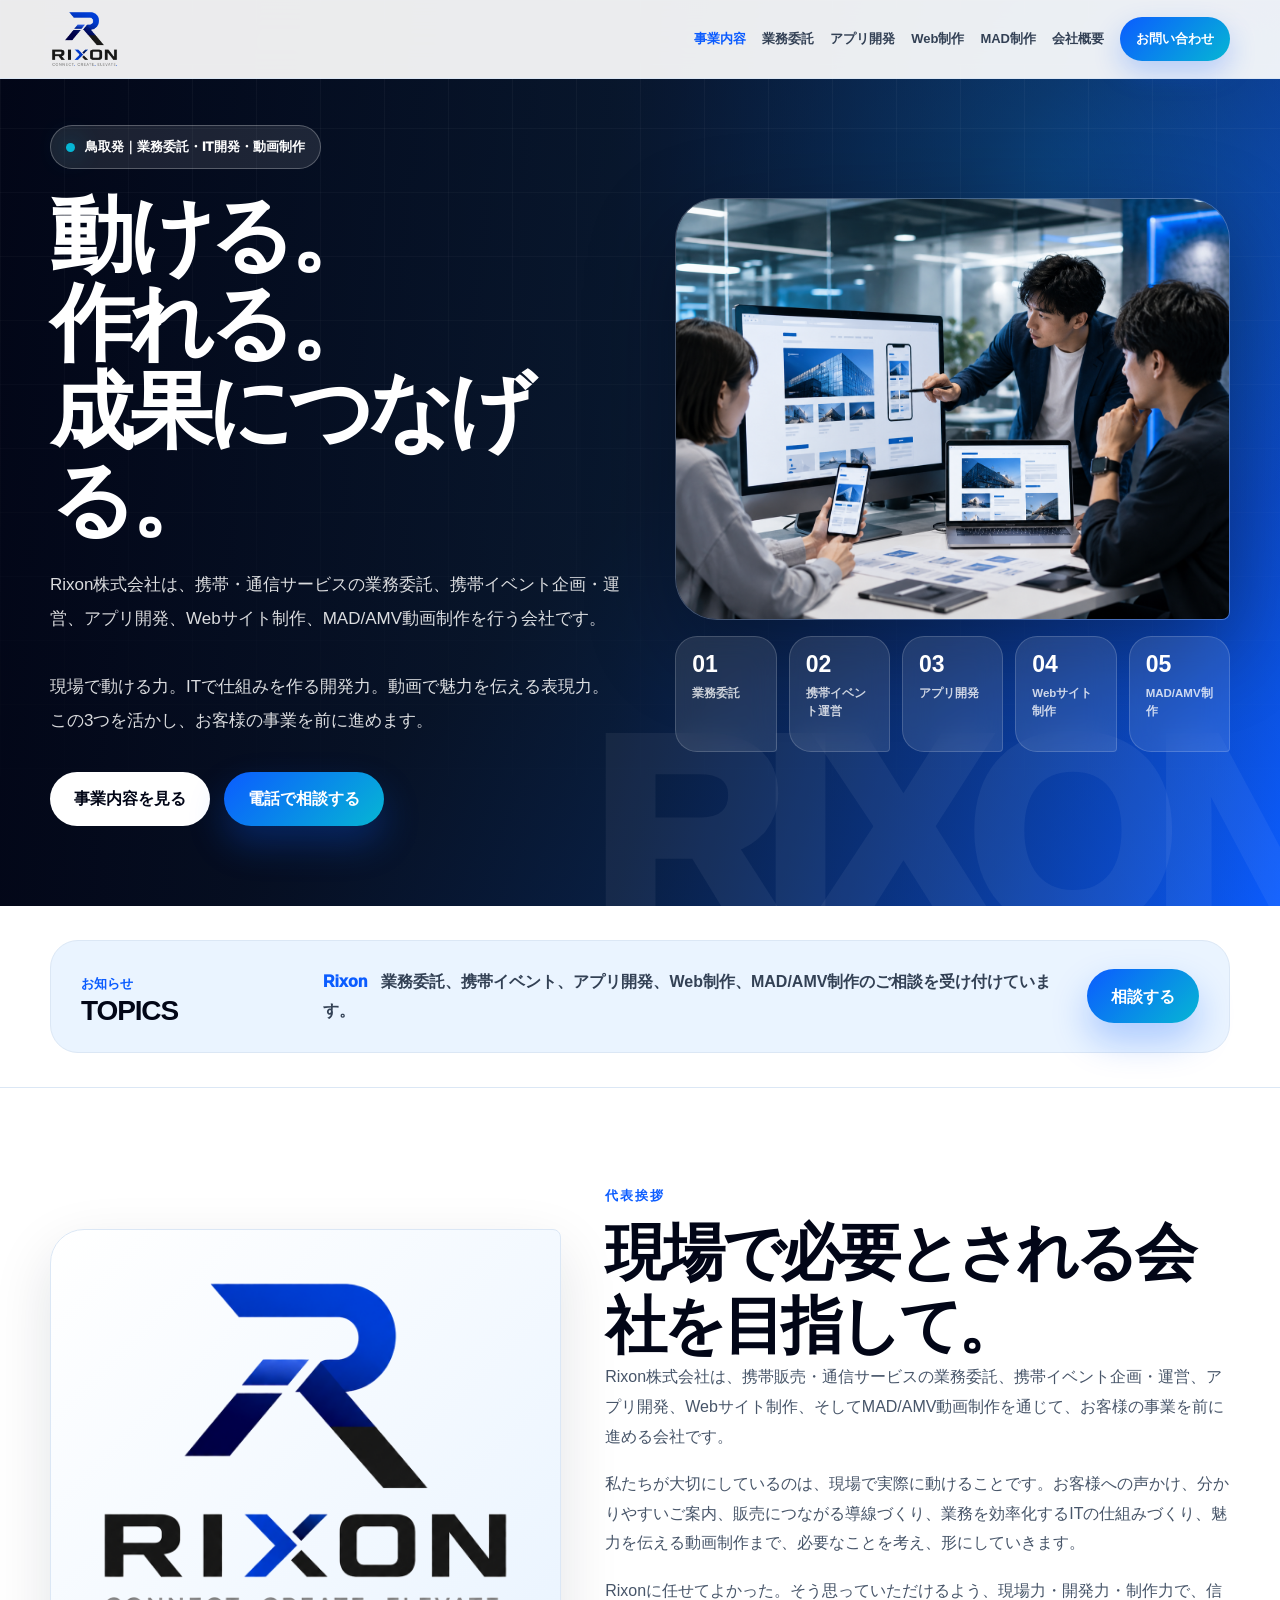
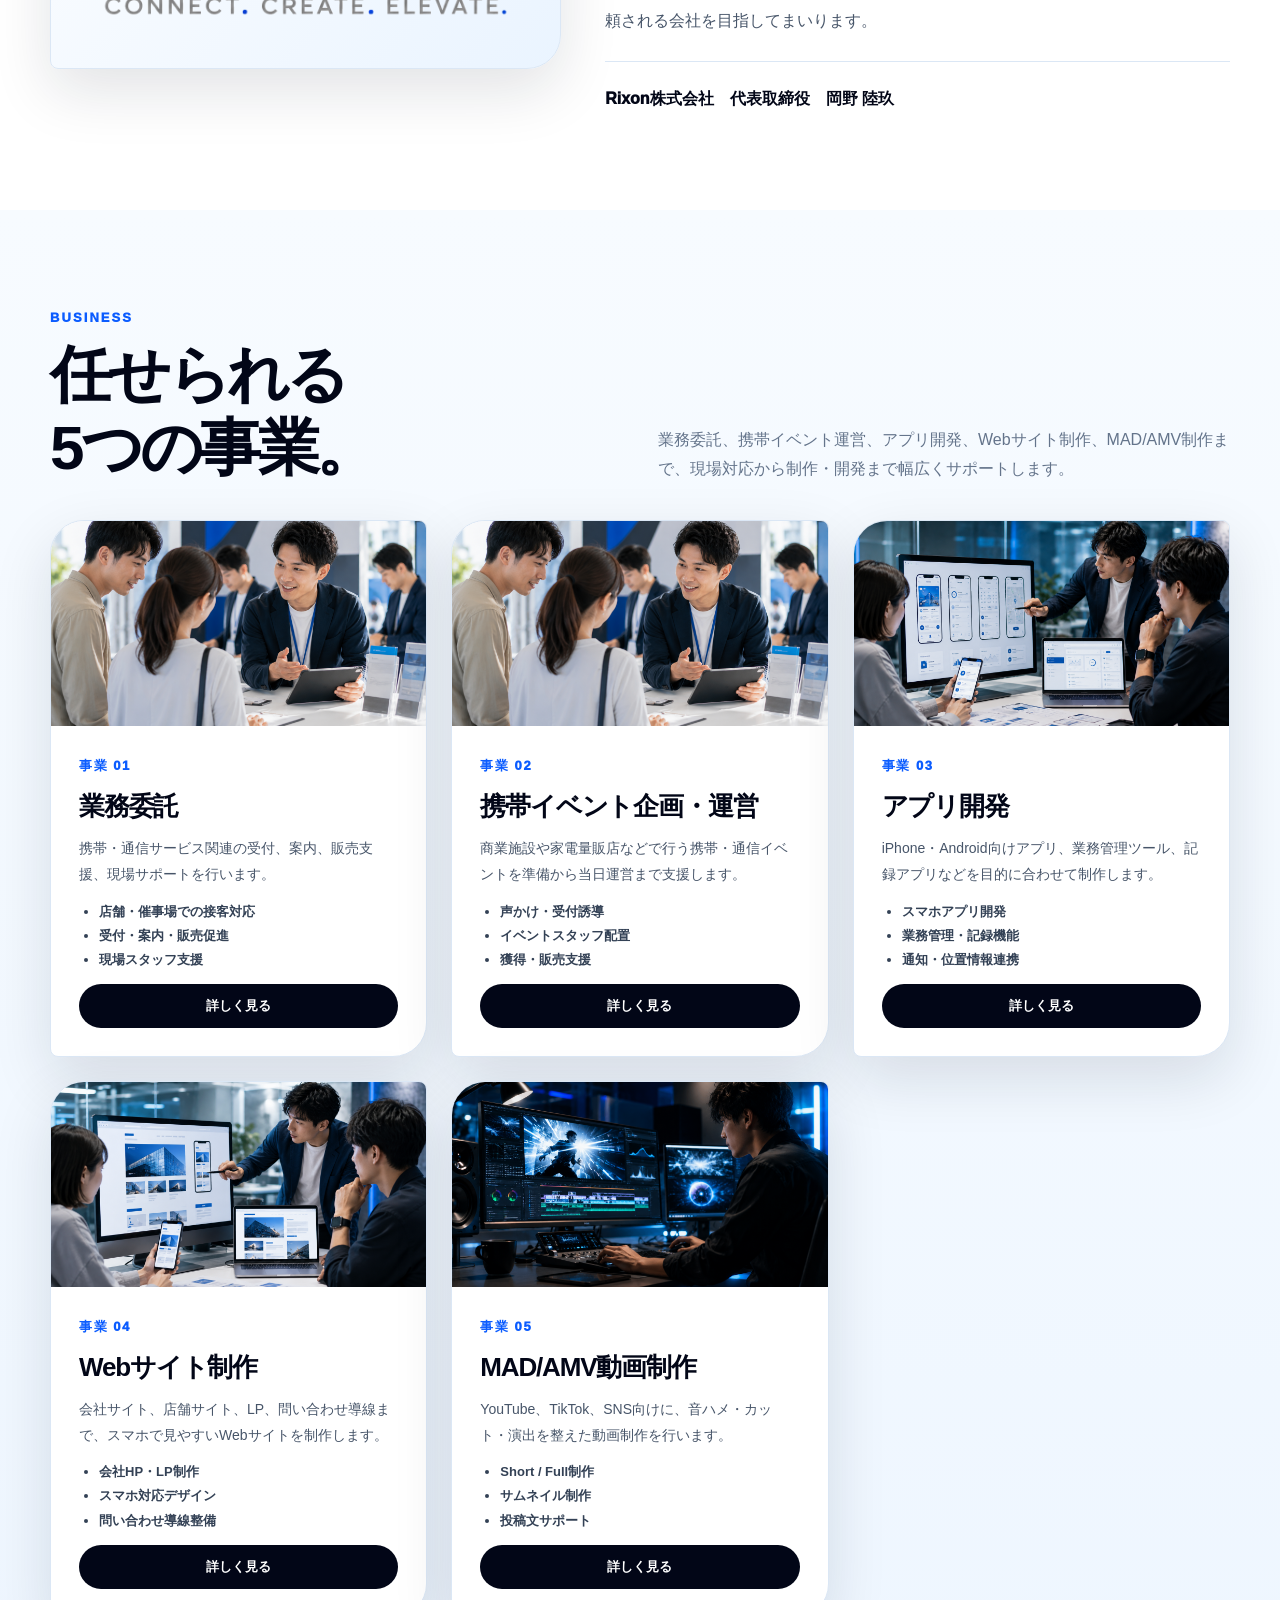
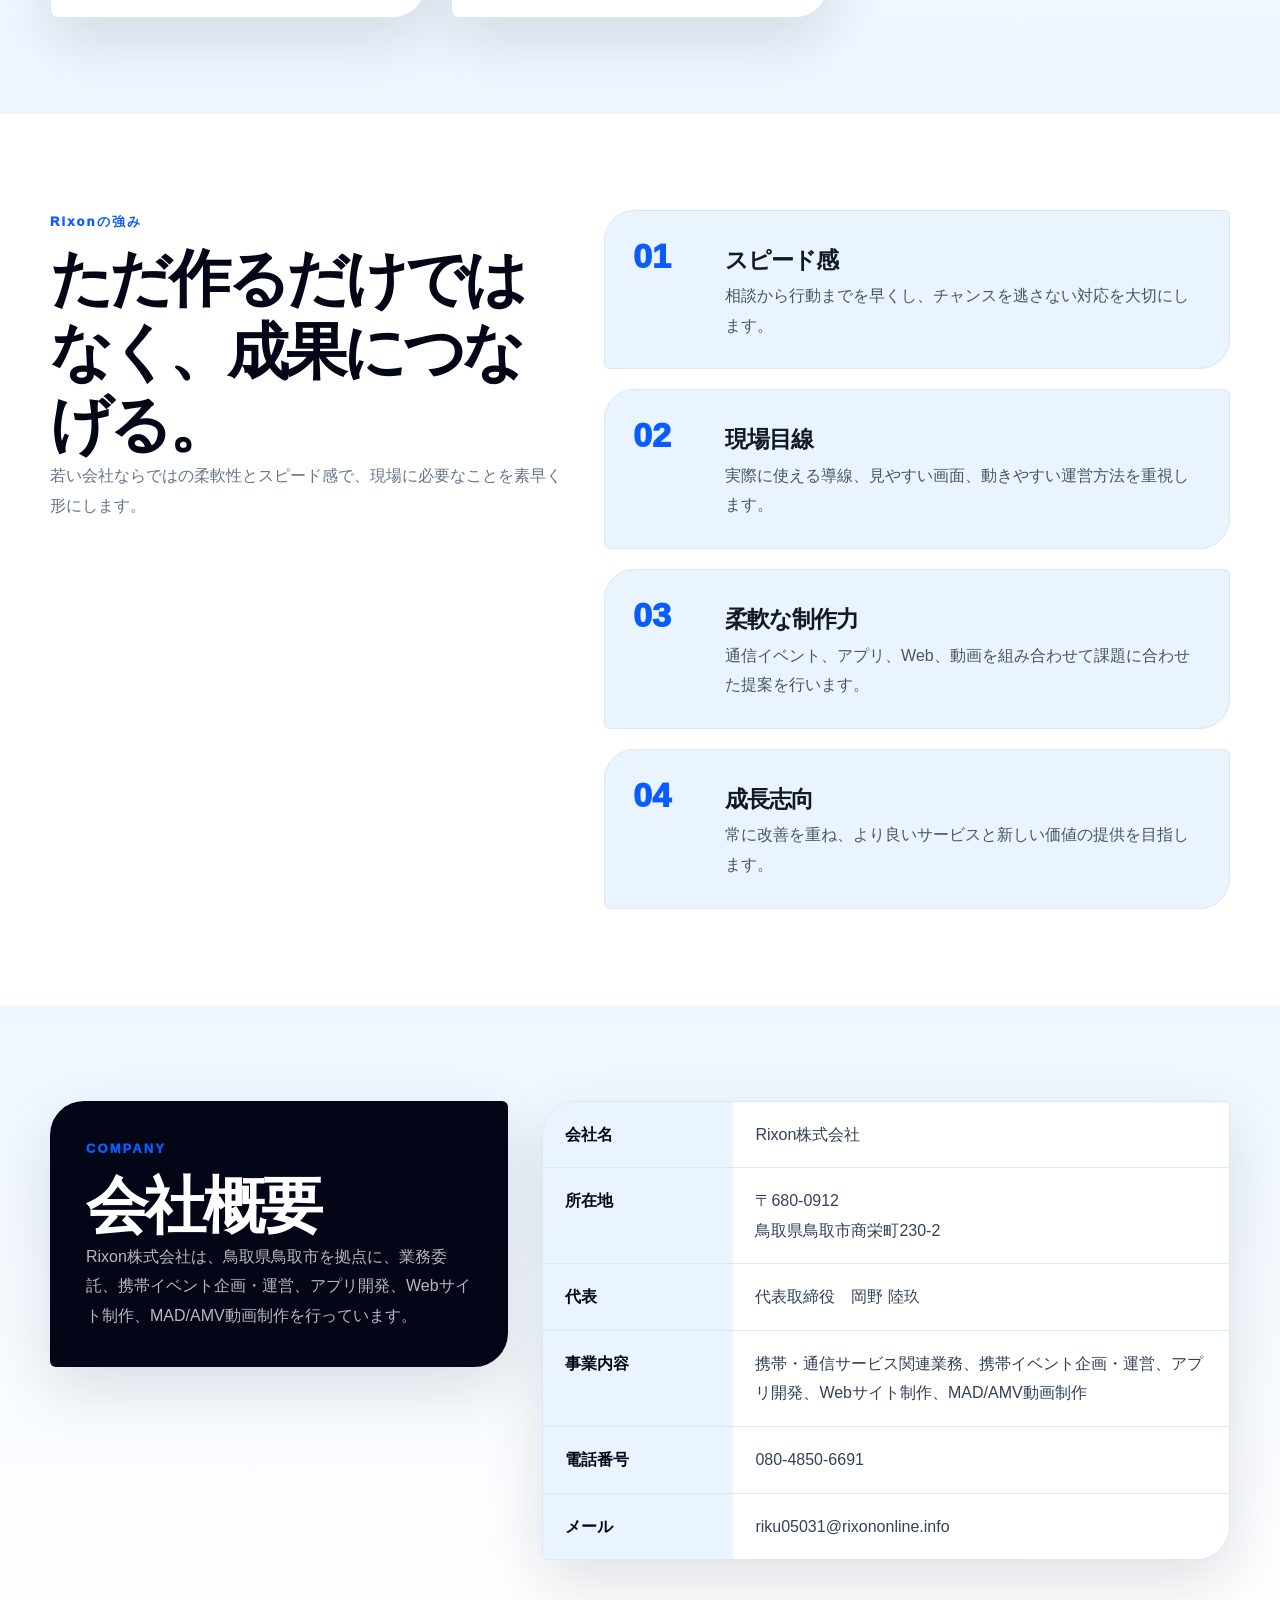
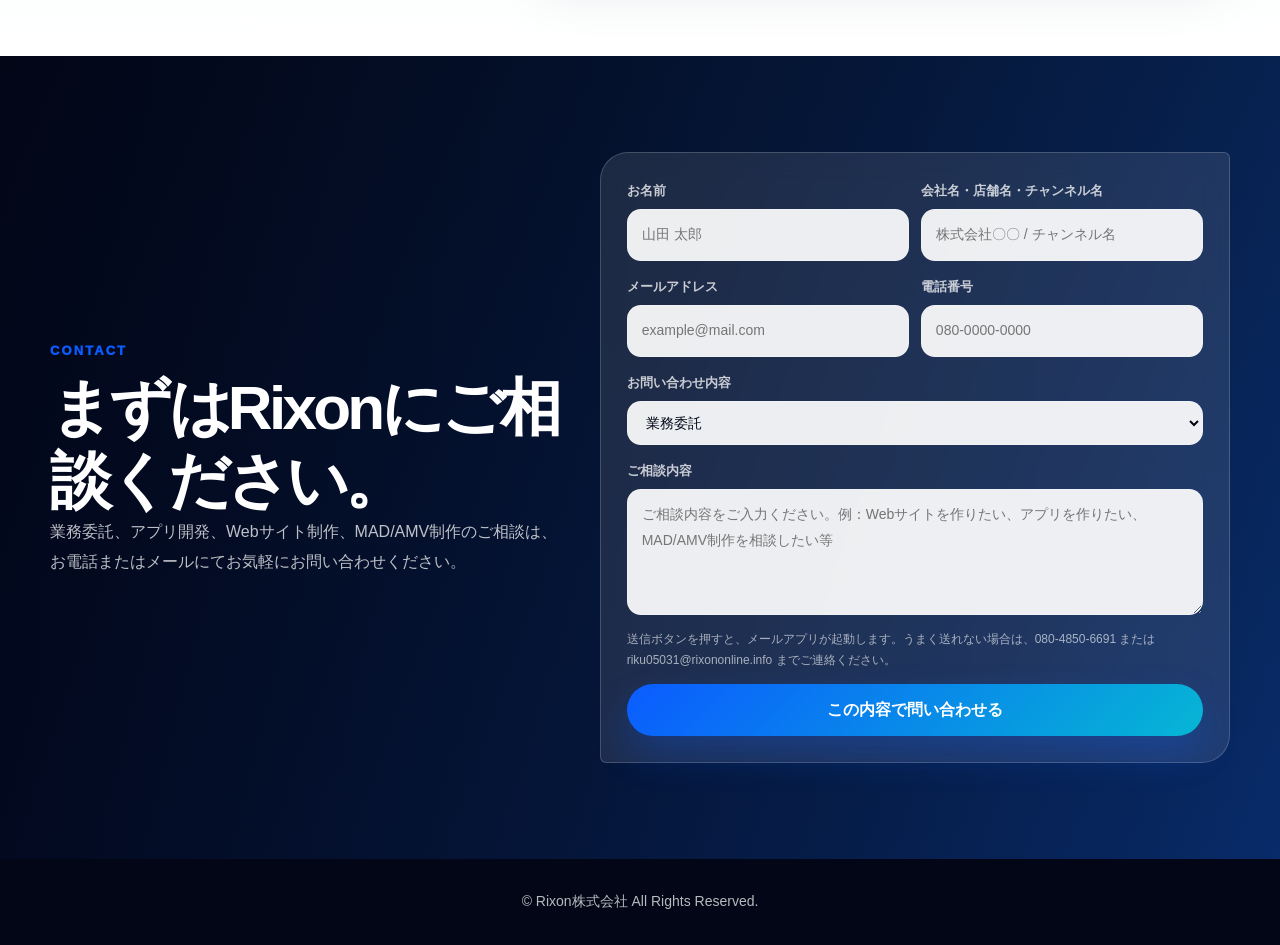
<file: index.html>
<!DOCTYPE html>
<html lang="ja">
<head>
  <meta charset="UTF-8" />
  <meta name="viewport" content="width=device-width, initial-scale=1.0" />
  <title>Rixon株式会社｜業務委託・アプリ開発・Webサイト制作・MAD/AMV制作</title>
  <meta name="description" content="Rixon株式会社は鳥取県鳥取市を拠点に、業務委託、携帯イベント運営、アプリ開発、Webサイト制作、MAD/AMV動画制作を行う会社です。" />
  <style>

:root{
  --black:#020617;--navy:#07182f;--blue:#0b5cff;--cyan:#06b6d4;--sky:#eaf4ff;--white:#fff;--text:#111827;--muted:#64748b;--line:#dbe7f5;--bg:#f7fbff;--shadow:0 22px 60px rgba(15,23,42,.12);--radius:34px 8px 34px 8px;
}
*{box-sizing:border-box;margin:0;padding:0}html{scroll-behavior:smooth}body{font-family:-apple-system,BlinkMacSystemFont,"Segoe UI","Hiragino Kaku Gothic ProN","Yu Gothic",Meiryo,sans-serif;color:var(--text);background:var(--bg);line-height:1.85;overflow-x:hidden;-webkit-text-size-adjust:100%}a{color:inherit;text-decoration:none}img{max-width:100%;display:block}.container{width:min(1180px,calc(100% - 40px));margin:0 auto}.sp-only{display:none}
.header{position:fixed;top:0;left:0;right:0;z-index:50;background:rgba(255,255,255,.92);backdrop-filter:blur(18px);border-bottom:1px solid rgba(219,231,245,.9)}.header-inner{min-height:78px;display:flex;align-items:center;justify-content:space-between;gap:20px}.brand{display:flex;align-items:center}.site-logo{height:58px;width:auto;object-fit:contain}.nav{display:flex;align-items:center;gap:16px;font-size:13px;font-weight:900;color:#334155}.nav a{white-space:nowrap}.nav a:hover,.nav a.active{color:var(--blue)}.nav-button{background:linear-gradient(135deg,var(--blue),var(--cyan));color:#fff!important;padding:10px 16px;border-radius:999px;box-shadow:0 12px 28px rgba(11,92,255,.24)}
.hero,.page-hero{min-height:100vh;display:grid;align-items:center;position:relative;overflow:hidden;padding:125px 0 80px;background:linear-gradient(90deg,rgba(2,6,23,.9) 0%,rgba(7,24,47,.74) 48%,rgba(11,92,255,.34) 100%),radial-gradient(circle at 82% 20%,rgba(6,182,212,.28),transparent 30%),linear-gradient(135deg,#020617 0%,#0f172a 52%,#0b5cff 100%);color:#fff}.hero:before,.page-hero:before{content:"";position:absolute;inset:0;background-image:linear-gradient(rgba(255,255,255,.055) 1px,transparent 1px),linear-gradient(90deg,rgba(255,255,255,.055) 1px,transparent 1px);background-size:64px 64px;opacity:.72;mask-image:linear-gradient(to bottom,rgba(0,0,0,1),transparent 96%)}.hero:after,.page-hero:after{content:"RIXON";position:absolute;right:-38px;bottom:-38px;font-size:clamp(88px,21vw,280px);line-height:.8;font-weight:950;letter-spacing:-.09em;color:rgba(255,255,255,.055);pointer-events:none}.hero-layout,.page-hero-layout{position:relative;z-index:1;display:grid;grid-template-columns:1.02fr .98fr;gap:48px;align-items:center}.kicker{display:inline-flex;align-items:center;gap:10px;padding:9px 15px;border:1px solid rgba(255,255,255,.26);background:rgba(255,255,255,.1);border-radius:999px;font-size:13px;font-weight:950;margin-bottom:22px}.kicker:before{content:"";width:9px;height:9px;background:var(--cyan);border-radius:50%;box-shadow:0 0 24px rgba(6,182,212,.95)}h1{font-size:clamp(42px,7.2vw,84px);line-height:1.05;letter-spacing:-.065em;margin-bottom:24px}.lead{max-width:760px;color:rgba(255,255,255,.86);font-size:17px;line-height:2;margin-bottom:34px}.hero-actions{display:flex;flex-wrap:wrap;gap:14px}.btn{min-height:54px;display:inline-flex;align-items:center;justify-content:center;padding:0 24px;border-radius:999px;font-weight:950;transition:.22s ease}.btn:hover{transform:translateY(-2px)}.btn-primary{background:#fff;color:var(--black)}.btn-blue{background:linear-gradient(135deg,var(--blue),var(--cyan));color:#fff;box-shadow:0 18px 36px rgba(11,92,255,.28)}.hero-photo-card{border-radius:42px 42px 8px 42px;overflow:hidden;border:1px solid rgba(255,255,255,.18);box-shadow:0 28px 90px rgba(0,0,0,.32);background:rgba(255,255,255,.08)}.hero-photo-card img{width:100%;height:420px;object-fit:cover}.hero-mini-grid{display:grid;grid-template-columns:repeat(5,1fr);gap:12px;margin-top:16px}.hero-mini{min-height:116px;padding:16px;border-radius:22px 22px 4px 22px;background:rgba(255,255,255,.1);border:1px solid rgba(255,255,255,.16);backdrop-filter:blur(14px)}.hero-mini strong{display:block;font-size:23px;line-height:1;margin-bottom:9px}.hero-mini span{display:block;color:rgba(255,255,255,.78);font-size:11.5px;font-weight:850;line-height:1.55}
section{padding:96px 0}.section-head{display:grid;grid-template-columns:1fr 1fr;gap:36px;align-items:end;margin-bottom:36px}.eyebrow{color:var(--blue);font-size:13px;font-weight:950;letter-spacing:.16em;margin-bottom:8px}.section-title{font-size:clamp(32px,5vw,62px);line-height:1.18;letter-spacing:-.06em;color:var(--black)}.section-text{color:var(--muted)}.topics{background:#fff;padding:34px 0;border-bottom:1px solid var(--line)}.topics-box{display:grid;grid-template-columns:220px 1fr auto;gap:22px;align-items:center;padding:26px 30px;border-radius:28px;background:var(--sky);border:1px solid var(--line)}.topics-title strong{display:block;font-size:28px;line-height:1;color:var(--black);letter-spacing:-.04em}.topics-title span{color:var(--blue);font-size:13px;font-weight:950}.topic-date{color:var(--blue);font-weight:950;margin-right:14px}.topic-text{font-weight:850;color:#334155}
.message{background:#fff}.message-layout{display:grid;grid-template-columns:.9fr 1.1fr;gap:44px;align-items:center}.message-logo{background:linear-gradient(135deg,#fff,#eaf4ff);border:1px solid var(--line);border-radius:var(--radius);padding:40px;box-shadow:var(--shadow)}.message-text p{color:#475569;margin-bottom:18px}.message-sign{margin-top:26px;padding-top:22px;border-top:1px solid var(--line);font-weight:950;color:var(--black)}
.business{background:linear-gradient(180deg,#f7fbff 0%,#eef6ff 100%)}.service-grid{display:grid;grid-template-columns:repeat(3,1fr);gap:24px}.service-card{background:#fff;border:1px solid var(--line);border-radius:34px 8px 34px 8px;overflow:hidden;box-shadow:var(--shadow);display:flex;flex-direction:column;min-height:100%}.service-card img{height:205px;width:100%;object-fit:cover}.service-body{padding:28px;display:grid;gap:12px;flex:1}.service-no{color:var(--blue);font-weight:950;letter-spacing:.12em;font-size:13px}.service-body h3{font-size:26px;line-height:1.3;letter-spacing:-.045em;color:var(--black)}.service-body p{color:#475569;font-size:14px}.service-body ul{padding-left:20px;color:#334155;font-weight:700;font-size:13px}.link-more{margin-top:auto;display:inline-flex;align-items:center;justify-content:center;min-height:44px;padding:0 16px;border-radius:999px;background:var(--black);color:#fff;font-weight:950;font-size:13px}
.strength{background:#fff}.strength-main{display:grid;grid-template-columns:.9fr 1.1fr;gap:42px;align-items:start}.strength-copy{position:sticky;top:112px}.strength-list{display:grid;gap:20px}.strength-card{display:grid;grid-template-columns:74px 1fr;gap:18px;padding:28px;border-radius:30px 6px 30px 6px;background:var(--sky);border:1px solid var(--line)}.strength-card strong{color:var(--blue);font-size:34px;line-height:1;font-weight:950}.strength-card h3{font-size:23px;letter-spacing:-.04em}.strength-card p{color:#475569}.company{background:linear-gradient(180deg,#eef6ff 0%,#fff 100%)}.company-grid{display:grid;grid-template-columns:.8fr 1.2fr;gap:34px;align-items:start}.company-title{padding:36px;border-radius:34px 6px 34px 6px;background:var(--black);color:#fff;box-shadow:var(--shadow)}.company-title .section-title{color:#fff}.company-title p{color:rgba(255,255,255,.72)}.company-table{overflow:hidden;border-radius:34px 6px 34px 6px;background:#fff;border:1px solid var(--line);box-shadow:var(--shadow)}.row{display:grid;grid-template-columns:190px 1fr;border-bottom:1px solid var(--line)}.row:last-child{border-bottom:none}.row dt{background:var(--sky);color:var(--black);font-weight:950;padding:18px 22px}.row dd{background:#fff;color:#334155;padding:18px 22px}
.page-hero{min-height:88vh}.page-image-stack{display:grid;gap:16px}.image-main{border-radius:42px 42px 8px 42px;overflow:hidden;border:1px solid rgba(255,255,255,.18);box-shadow:0 28px 90px rgba(0,0,0,.32)}.image-main img{height:420px;width:100%;object-fit:cover}.quick-points{display:grid;grid-template-columns:repeat(3,1fr);gap:12px}.quick-point{padding:18px;border-radius:22px 22px 4px 22px;background:rgba(255,255,255,.1);border:1px solid rgba(255,255,255,.16);backdrop-filter:blur(14px)}.quick-point strong{display:block;font-size:18px}.quick-point span{font-size:12px;color:rgba(255,255,255,.75);font-weight:800}.detail{background:#fff}.detail-grid{display:grid;grid-template-columns:repeat(3,1fr);gap:22px}.detail-card{padding:28px;border-radius:30px 8px 30px 8px;background:var(--sky);border:1px solid var(--line)}.detail-card span{display:inline-flex;color:var(--blue);font-weight:950;letter-spacing:.12em;margin-bottom:8px}.detail-card h3{font-size:24px;letter-spacing:-.04em;line-height:1.35;margin-bottom:10px}.detail-card p,.detail-card li{color:#475569}.detail-card ul{padding-left:20px}.flow{background:linear-gradient(180deg,#eef6ff 0%,#fff 100%)}.flow-list{display:grid;grid-template-columns:repeat(4,1fr);gap:18px}.flow-step{background:#fff;border:1px solid var(--line);border-radius:28px 6px 28px 6px;padding:26px;box-shadow:0 14px 38px rgba(15,23,42,.08)}.flow-step strong{display:grid;place-items:center;width:46px;height:46px;border-radius:50%;background:linear-gradient(135deg,var(--blue),var(--cyan));color:#fff;margin-bottom:14px}.flow-step h3{font-size:21px;margin-bottom:8px}.flow-step p{color:#475569;font-size:14px}.notice-box{margin-top:26px;padding:24px;border-radius:24px 6px 24px 6px;background:#fff;border:1px solid var(--line);box-shadow:0 12px 34px rgba(15,23,42,.08)}.notice-box strong{display:block;color:var(--black);font-size:18px;margin-bottom:8px}.notice-box p{color:#475569}.cta{background:linear-gradient(90deg,rgba(2,6,23,.92),rgba(7,24,47,.76)),linear-gradient(135deg,#020617,#0b5cff);color:#fff}.cta .container{display:flex;align-items:center;justify-content:space-between;gap:24px}.cta h2{font-size:clamp(30px,5vw,54px);line-height:1.2;letter-spacing:-.06em}.cta p{color:rgba(255,255,255,.74)}
.contact{background:linear-gradient(90deg,rgba(2,6,23,.9),rgba(7,24,47,.72)),linear-gradient(135deg,#020617,#0b5cff);color:#fff}.contact-box{display:grid;grid-template-columns:.9fr 1.1fr;gap:34px;align-items:center}.contact .section-title{color:#fff}.contact p{color:rgba(255,255,255,.74)}.contact-form{display:grid;gap:14px;padding:26px;border-radius:28px 6px 28px 6px;background:rgba(255,255,255,.1);border:1px solid rgba(255,255,255,.18);backdrop-filter:blur(14px)}.form-row{display:grid;grid-template-columns:1fr 1fr;gap:12px}.form-field{display:grid;gap:6px}.form-field label{color:rgba(255,255,255,.76);font-size:13px;font-weight:900}.form-field input,.form-field select,.form-field textarea{width:100%;border:1px solid rgba(255,255,255,.22);border-radius:14px;background:rgba(255,255,255,.92);color:var(--black);font:inherit;font-size:14px;padding:12px 14px;outline:none}.form-field textarea{min-height:126px;resize:vertical}.form-field input:focus,.form-field select:focus,.form-field textarea:focus{border-color:var(--cyan);box-shadow:0 0 0 4px rgba(6,182,212,.18)}.form-note{color:rgba(255,255,255,.62)!important;font-size:12px;line-height:1.7}.form-submit{border:0;cursor:pointer;min-height:52px;border-radius:999px;background:linear-gradient(135deg,var(--blue),var(--cyan));color:#fff;font:inherit;font-weight:950;box-shadow:0 18px 36px rgba(11,92,255,.26)}footer{background:#020617;color:rgba(255,255,255,.72);text-align:center;padding:30px 0;font-size:14px}.mobile-contact-bar{display:none}
@media(max-width:1080px){.nav{gap:11px;font-size:12px}.site-logo{height:50px}.service-grid{grid-template-columns:repeat(2,1fr)}.hero-mini-grid{grid-template-columns:repeat(3,1fr)}}
@media(max-width:900px){.nav{display:none}.hero-layout,.page-hero-layout,.section-head,.message-layout,.strength-main,.company-grid,.contact-box{grid-template-columns:1fr}.strength-copy{position:static}.detail-grid{grid-template-columns:1fr 1fr}.flow-list{grid-template-columns:1fr 1fr}.topics-box{grid-template-columns:1fr}.quick-points{grid-template-columns:1fr}.cta .container{display:grid}.mobile-contact-bar{display:grid;grid-template-columns:1fr 1fr;gap:10px;position:fixed;left:12px;right:12px;bottom:12px;z-index:80}.mobile-contact-bar a{min-height:48px;display:grid;place-items:center;border-radius:999px;color:#fff;font-size:14px;font-weight:950;box-shadow:0 14px 34px rgba(15,23,42,.24)}.mobile-contact-bar a:first-child{background:linear-gradient(135deg,var(--blue),var(--cyan))}.mobile-contact-bar a:last-child{background:#020617}footer{padding-bottom:92px}}
@media(max-width:560px){.sp-only{display:inline}.container{width:min(100% - 28px,1180px)}.header-inner{min-height:66px}.site-logo{height:44px}.hero,.page-hero{min-height:auto;padding:94px 0 48px}h1{font-size:clamp(34px,10.5vw,46px);line-height:1.14;margin-bottom:16px;letter-spacing:-.055em}.lead{font-size:14px;line-height:1.9;margin-bottom:22px}.hero-actions .btn{width:100%;min-height:50px}.hero-photo-card img,.image-main img{height:230px}.hero-mini-grid,.service-grid,.detail-grid,.flow-list{grid-template-columns:1fr}.hero-mini{min-height:auto;padding:16px}section{padding:54px 0}.section-title{font-size:clamp(28px,8.2vw,38px);line-height:1.28}.section-text,.message-text p,.service-body p,.detail-card p,.flow-step p,.company-title p,.contact p{font-size:14px;line-height:1.95}.service-card{border-radius:28px 6px 28px 6px}.service-card img{height:175px}.service-body{padding:22px}.service-body h3{font-size:23px}.strength-card{grid-template-columns:52px 1fr;padding:18px;border-radius:22px 6px 22px 6px;gap:14px}.strength-card strong{font-size:24px}.strength-card h3{font-size:19px}.row{grid-template-columns:1fr}.row dt{padding:12px 16px;font-size:14px}.row dd{padding:14px 16px 18px;font-size:14px}.form-row{grid-template-columns:1fr}.contact-form{padding:18px;border-radius:22px 6px 22px 6px}.form-field input,.form-field select,.form-field textarea{font-size:14px;padding:11px 12px}.form-field textarea{min-height:110px}.cta .btn{width:100%}.mobile-contact-bar{left:10px;right:10px;bottom:10px;gap:8px}.mobile-contact-bar a{min-height:46px;font-size:13px}}

</style>
<link rel="icon" href="favicon.png">
</head>
<body>

<header class="header">
  <div class="container header-inner">
    <a href="index.html#top" class="brand" aria-label="Rixon株式会社 ホーム"><img class="site-logo" src="rixon-logo.png" alt="Rixon株式会社 ロゴ"></a>
    <nav class="nav">
      <a href="index.html#business" class="active">事業内容</a>
      <a href="outsourcing.html">業務委託</a>
      <a href="app-development.html">アプリ開発</a>
      <a href="web-production.html">Web制作</a>
      <a href="mad.html">MAD制作</a>
      <a href="index.html#company">会社概要</a>
      <a class="nav-button" href="#contact">お問い合わせ</a>
    </nav>
  </div>
</header>

<main id="top">
  <section class="hero"><div class="container hero-layout"><div><div class="kicker">鳥取発｜業務委託・IT開発・動画制作</div><h1>動ける。<br>作れる。<br>成果に<br class="sp-only">つなげる。</h1><p class="lead">Rixon株式会社は、携帯・通信サービスの業務委託、携帯イベント企画・運営、アプリ開発、Webサイト制作、MAD/AMV動画制作を行う会社です。<br><br>現場で動ける力。ITで仕組みを作る開発力。動画で魅力を伝える表現力。<br>この3つを活かし、お客様の事業を前に進めます。</p><div class="hero-actions"><a class="btn btn-primary" href="#business">事業内容を見る</a><a class="btn btn-blue" href="tel:08048506691">電話で相談する</a></div></div><div><div class="hero-photo-card"><img src="web-production-photo.png" alt="Rixonの事業イメージ写真"></div><div class="hero-mini-grid"><div class="hero-mini"><strong>01</strong><span>業務委託</span></div><div class="hero-mini"><strong>02</strong><span>携帯イベント運営</span></div><div class="hero-mini"><strong>03</strong><span>アプリ開発</span></div><div class="hero-mini"><strong>04</strong><span>Webサイト制作</span></div><div class="hero-mini"><strong>05</strong><span>MAD/AMV制作</span></div></div></div></div></section>
  <section class="topics"><div class="container topics-box"><div class="topics-title"><span>お知らせ</span><strong>TOPICS</strong></div><div><span class="topic-date">Rixon</span><span class="topic-text">業務委託、携帯イベント、アプリ開発、Web制作、MAD/AMV制作のご相談を受け付けています。</span></div><a class="btn btn-blue" href="#contact">相談する</a></div></section>
  <section class="message" id="message"><div class="container message-layout"><div class="message-logo"><img src="rixon-logo.png" alt="Rixon株式会社 ロゴ"></div><div class="message-text"><div class="eyebrow">代表挨拶</div><h2 class="section-title">現場で必要とされる会社を目指して。</h2><p>Rixon株式会社は、携帯販売・通信サービスの業務委託、携帯イベント企画・運営、アプリ開発、Webサイト制作、そしてMAD/AMV動画制作を通じて、お客様の事業を前に進める会社です。</p><p>私たちが大切にしているのは、現場で実際に動けることです。お客様への声かけ、分かりやすいご案内、販売につながる導線づくり、業務を効率化するITの仕組みづくり、魅力を伝える動画制作まで、必要なことを考え、形にしていきます。</p><p>Rixonに任せてよかった。そう思っていただけるよう、現場力・開発力・制作力で、信頼される会社を目指してまいります。</p><div class="message-sign">Rixon株式会社　代表取締役　岡野 陸玖</div></div></div></section>
  <section class="business" id="business"><div class="container"><div class="section-head"><div><div class="eyebrow">BUSINESS</div><h2 class="section-title">任せられる<br>5つの事業。</h2></div><p class="section-text">業務委託、携帯イベント運営、アプリ開発、Webサイト制作、MAD/AMV制作まで、現場対応から制作・開発まで幅広くサポートします。</p></div><div class="service-grid">
    <article class="service-card"><img src="outsourcing-photo.png" alt="業務委託のイメージ写真"><div class="service-body"><div class="service-no">事業 01</div><h3>業務委託</h3><p>携帯・通信サービス関連の受付、案内、販売支援、現場サポートを行います。</p><ul><li>店舗・催事場での接客対応</li><li>受付・案内・販売促進</li><li>現場スタッフ支援</li></ul><a class="link-more" href="outsourcing.html">詳しく見る</a></div></article>
    <article class="service-card"><img src="outsourcing-photo.png" alt="携帯イベント運営のイメージ写真"><div class="service-body"><div class="service-no">事業 02</div><h3>携帯イベント企画・運営</h3><p>商業施設や家電量販店などで行う携帯・通信イベントを準備から当日運営まで支援します。</p><ul><li>声かけ・受付誘導</li><li>イベントスタッフ配置</li><li>獲得・販売支援</li></ul><a class="link-more" href="outsourcing.html#event">詳しく見る</a></div></article>
    <article class="service-card"><img src="app-development-photo.png" alt="アプリ開発のイメージ写真"><div class="service-body"><div class="service-no">事業 03</div><h3>アプリ開発</h3><p>iPhone・Android向けアプリ、業務管理ツール、記録アプリなどを目的に合わせて制作します。</p><ul><li>スマホアプリ開発</li><li>業務管理・記録機能</li><li>通知・位置情報連携</li></ul><a class="link-more" href="app-development.html">詳しく見る</a></div></article>
    <article class="service-card"><img src="web-production-photo.png" alt="Webサイト制作のイメージ写真"><div class="service-body"><div class="service-no">事業 04</div><h3>Webサイト制作</h3><p>会社サイト、店舗サイト、LP、問い合わせ導線まで、スマホで見やすいWebサイトを制作します。</p><ul><li>会社HP・LP制作</li><li>スマホ対応デザイン</li><li>問い合わせ導線整備</li></ul><a class="link-more" href="web-production.html">詳しく見る</a></div></article>
    <article class="service-card"><img src="mad-production-photo.png" alt="MAD/AMV制作のイメージ写真"><div class="service-body"><div class="service-no">事業 05</div><h3>MAD/AMV動画制作</h3><p>YouTube、TikTok、SNS向けに、音ハメ・カット・演出を整えた動画制作を行います。</p><ul><li>Short / Full制作</li><li>サムネイル制作</li><li>投稿文サポート</li></ul><a class="link-more" href="mad.html">詳しく見る</a></div></article>
  </div></div></section>
  <section class="strength" id="strength"><div class="container strength-main"><div class="strength-copy"><div class="eyebrow">Rixonの強み</div><h2 class="section-title">ただ作るだけではなく、成果につなげる。</h2><p class="section-text">若い会社ならではの柔軟性とスピード感で、現場に必要なことを素早く形にします。</p></div><div class="strength-list"><div class="strength-card"><strong>01</strong><div><h3>スピード感</h3><p>相談から行動までを早くし、チャンスを逃さない対応を大切にします。</p></div></div><div class="strength-card"><strong>02</strong><div><h3>現場目線</h3><p>実際に使える導線、見やすい画面、動きやすい運営方法を重視します。</p></div></div><div class="strength-card"><strong>03</strong><div><h3>柔軟な制作力</h3><p>通信イベント、アプリ、Web、動画を組み合わせて課題に合わせた提案を行います。</p></div></div><div class="strength-card"><strong>04</strong><div><h3>成長志向</h3><p>常に改善を重ね、より良いサービスと新しい価値の提供を目指します。</p></div></div></div></div></section>
  <section class="company" id="company"><div class="container company-grid"><div class="company-title"><div class="eyebrow">COMPANY</div><h2 class="section-title">会社概要</h2><p>Rixon株式会社は、鳥取県鳥取市を拠点に、業務委託、携帯イベント企画・運営、アプリ開発、Webサイト制作、MAD/AMV動画制作を行っています。</p></div><dl class="company-table"><div class="row"><dt>会社名</dt><dd>Rixon株式会社</dd></div><div class="row"><dt>所在地</dt><dd>〒680-0912<br>鳥取県鳥取市商栄町230-2</dd></div><div class="row"><dt>代表</dt><dd>代表取締役　岡野 陸玖</dd></div><div class="row"><dt>事業内容</dt><dd>携帯・通信サービス関連業務、携帯イベント企画・運営、アプリ開発、Webサイト制作、MAD/AMV動画制作</dd></div><div class="row"><dt>電話番号</dt><dd><a href="tel:08048506691">080-4850-6691</a></dd></div><div class="row"><dt>メール</dt><dd><a href="mailto:riku05031@rixononline.info">riku05031@rixononline.info</a></dd></div></dl></div></section>
  
<section id="contact" class="contact"><div class="container contact-box"><div><div class="eyebrow">CONTACT</div><h2 class="section-title">まずはRixonにご相談ください。</h2><p>業務委託、アプリ開発、Webサイト制作、MAD/AMV制作のご相談は、お電話またはメールにてお気軽にお問い合わせください。</p></div><form class="contact-form" id="contactForm"><div class="form-row"><div class="form-field"><label for="name">お名前</label><input id="name" name="name" type="text" placeholder="山田 太郎" required></div><div class="form-field"><label for="companyInput">会社名・店舗名・チャンネル名</label><input id="companyInput" name="company" type="text" placeholder="株式会社〇〇 / チャンネル名"></div></div><div class="form-row"><div class="form-field"><label for="email">メールアドレス</label><input id="email" name="email" type="email" placeholder="example@mail.com" required></div><div class="form-field"><label for="tel">電話番号</label><input id="tel" name="tel" type="tel" placeholder="080-0000-0000"></div></div><div class="form-field"><label for="type">お問い合わせ内容</label><select id="type" name="type"><option selected>業務委託</option><option>携帯イベント企画・運営</option><option>アプリ開発</option><option>Webサイト制作</option><option>MAD/AMV動画制作</option><option>Short動画制作</option><option>サムネイル制作</option><option>その他</option></select></div><div class="form-field"><label for="messageInput">ご相談内容</label><textarea id="messageInput" name="message" placeholder="ご相談内容をご入力ください。例：Webサイトを作りたい、アプリを作りたい、MAD/AMV制作を相談したい等" required></textarea></div><p class="form-note">送信ボタンを押すと、メールアプリが起動します。うまく送れない場合は、080-4850-6691 または riku05031@rixononline.info までご連絡ください。</p><button class="form-submit" type="submit">この内容で問い合わせる</button></form></div></section>
</main>

<footer><div class="container"><p>© Rixon株式会社 All Rights Reserved.</p></div></footer><div class="mobile-contact-bar" aria-label="スマホ固定お問い合わせ"><a href="tel:08048506691">電話する</a><a href="mailto:riku05031@rixononline.info">メールする</a></div><script>

document.addEventListener('DOMContentLoaded', () => {
  const form = document.getElementById('contactForm');
  if (!form) return;
  form.addEventListener('submit', function(e){
    e.preventDefault();
    const name = document.getElementById('name')?.value || '';
    const company = document.getElementById('companyInput')?.value || '';
    const email = document.getElementById('email')?.value || '';
    const tel = document.getElementById('tel')?.value || '';
    const type = document.getElementById('type')?.value || '';
    const message = document.getElementById('messageInput')?.value || '';
    const subject = '【Rixon株式会社】お問い合わせ：' + type;
    const body = `お名前：${name}\n会社名・店舗名・チャンネル名：${company}\nメールアドレス：${email}\n電話番号：${tel}\nお問い合わせ内容：${type}\n\nご相談内容：\n${message}`;
    location.href = `mailto:riku05031@rixononline.info?subject=${encodeURIComponent(subject)}&body=${encodeURIComponent(body)}`;
  });
});

</script>
</body>
</html>
</file>
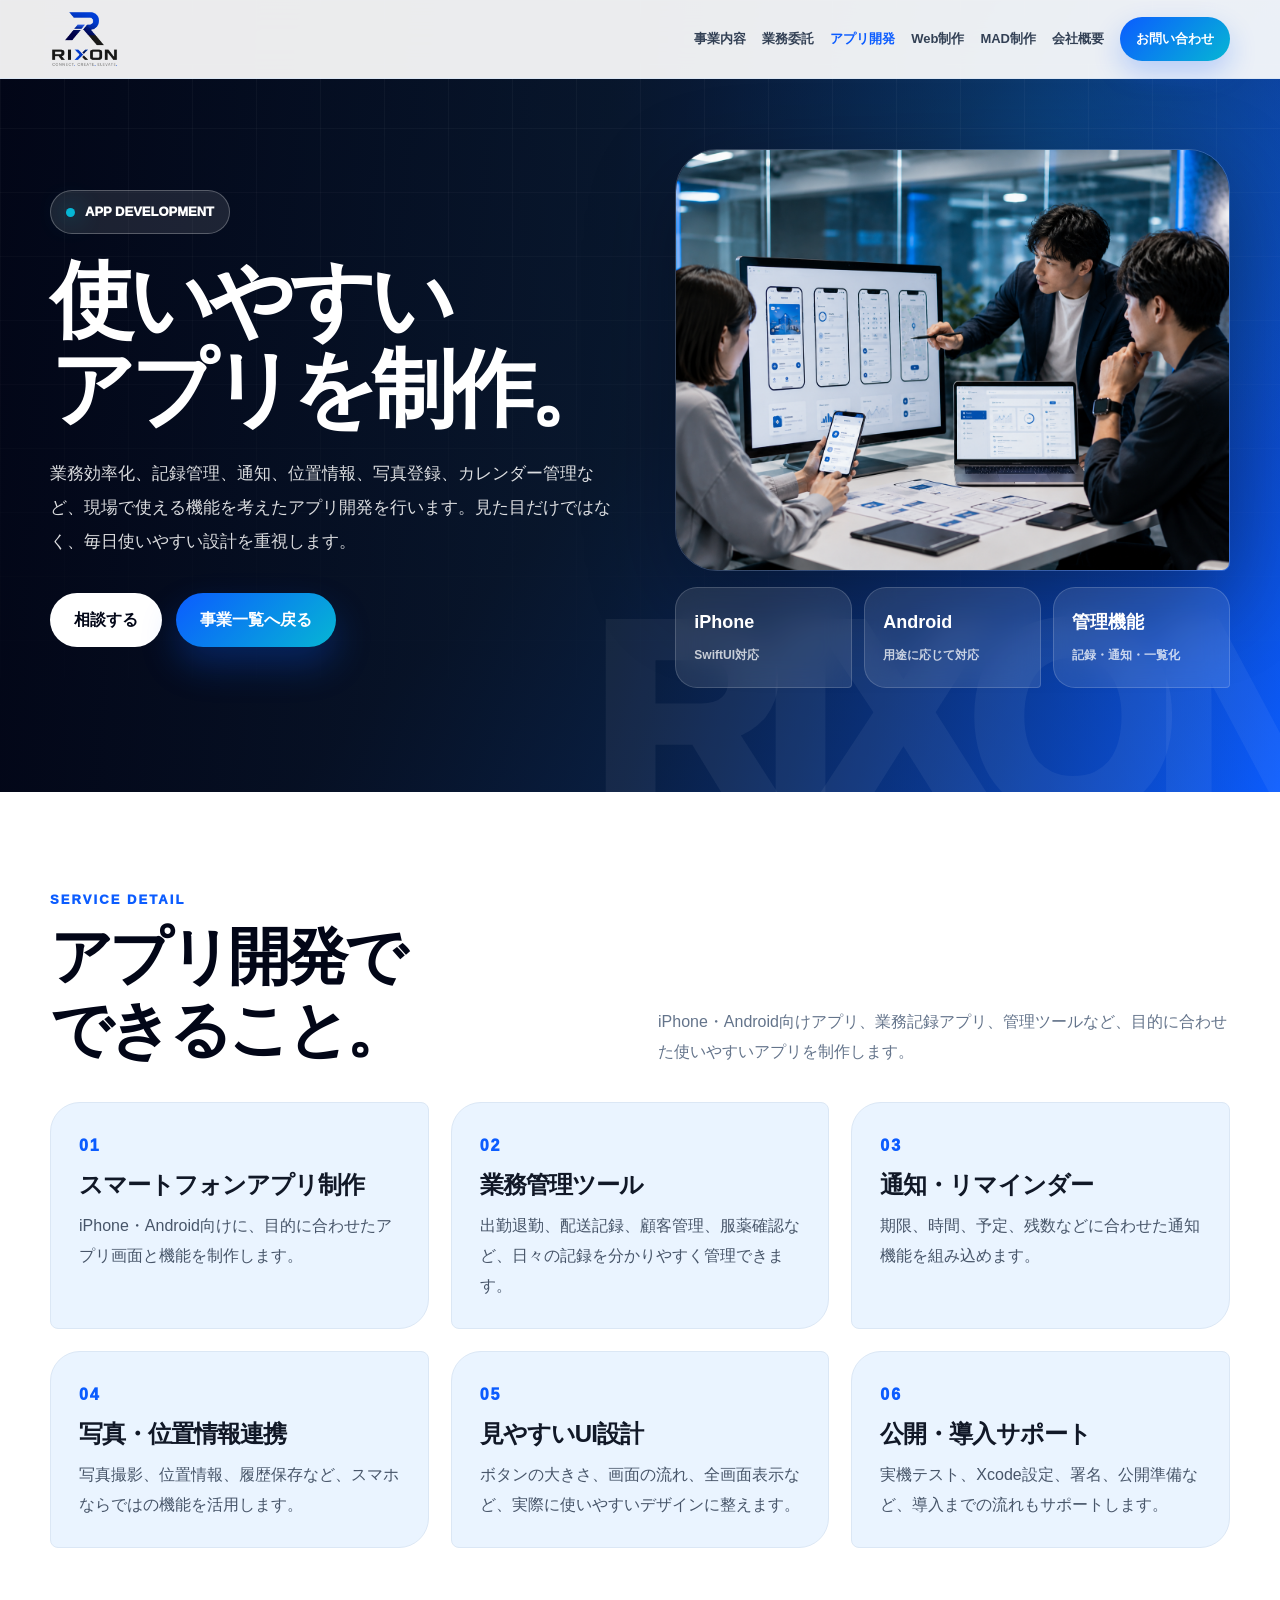
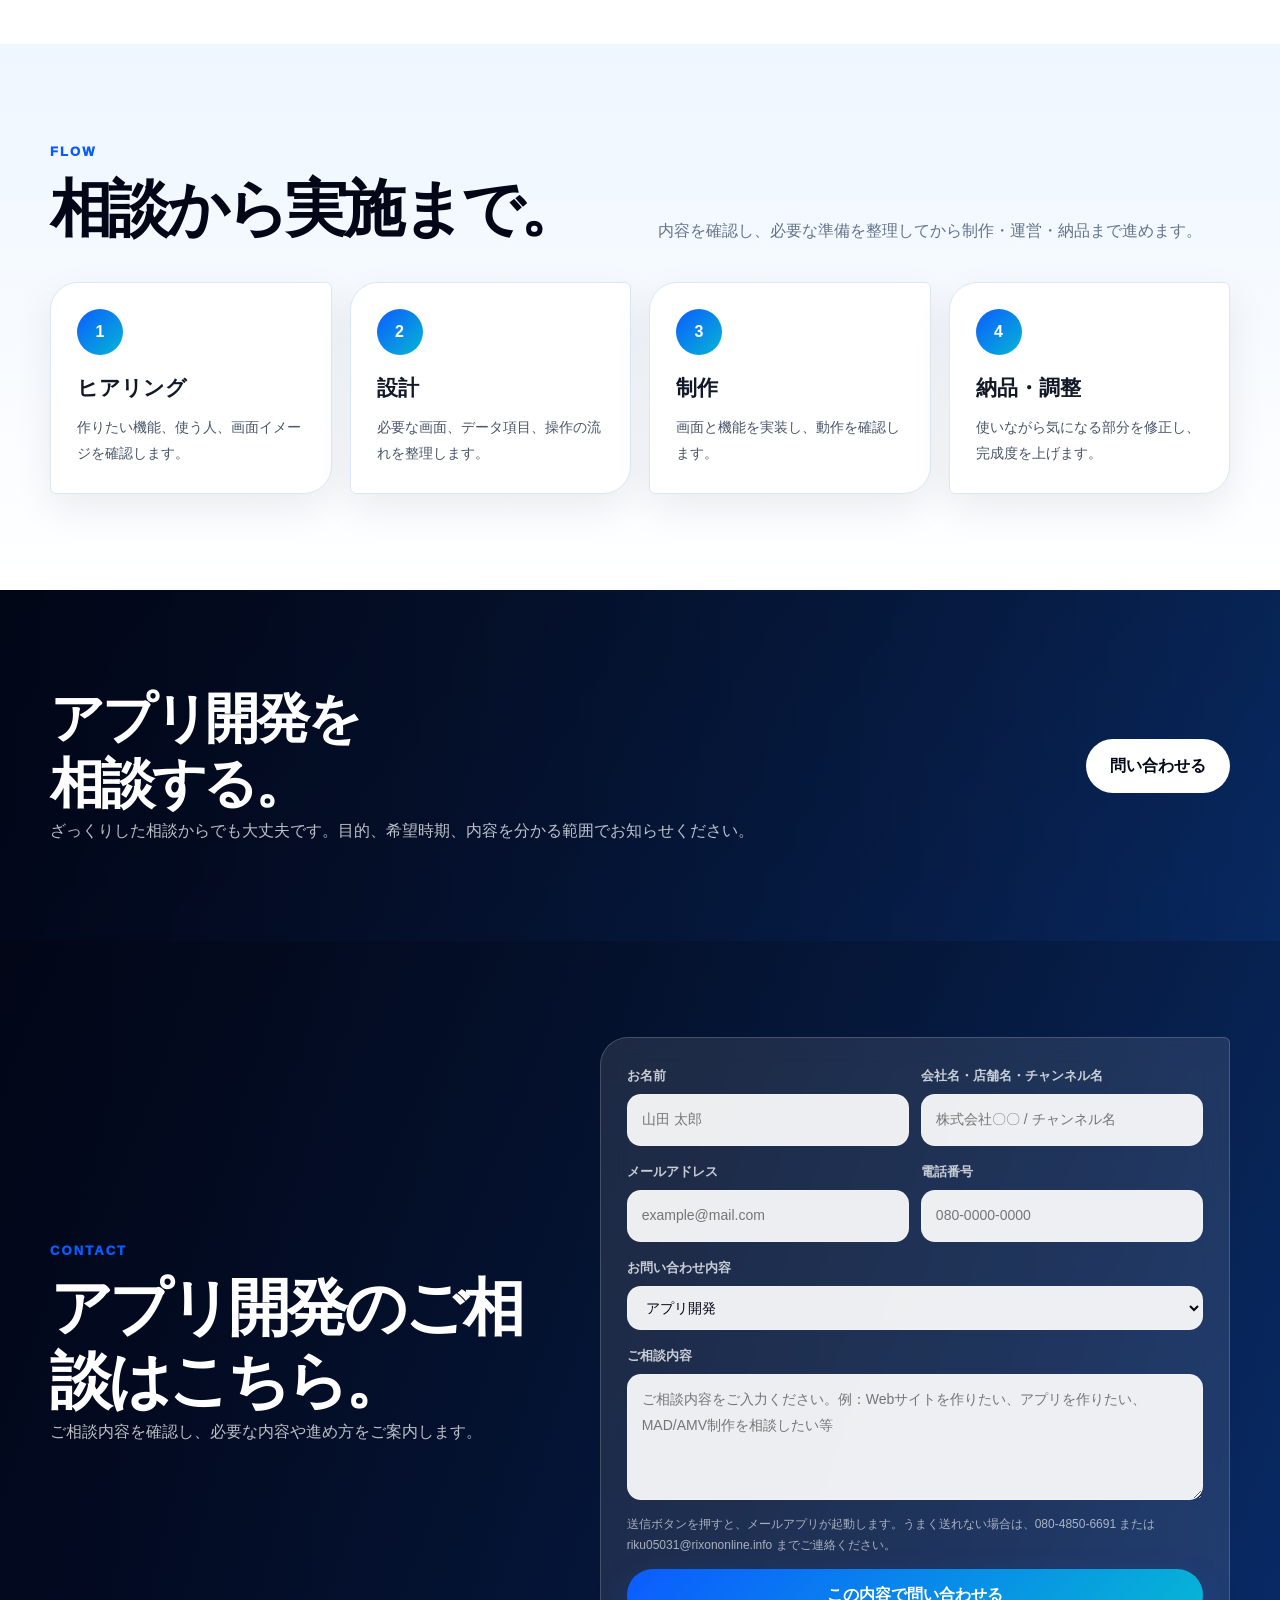
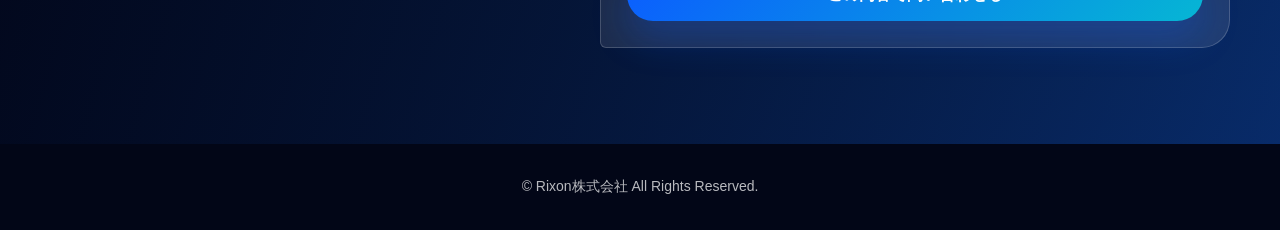
<file: app-development.html>
<!DOCTYPE html>
<html lang="ja">
<head>
  <meta charset="UTF-8" />
  <meta name="viewport" content="width=device-width, initial-scale=1.0" />
  <title>Rixon株式会社｜アプリ開発</title>
  <meta name="description" content="Rixon株式会社のアプリ開発ページです。iPhone・Android向けアプリ、業務記録アプリ、管理ツールなど、目的に合わせた使いやすいアプリを制作します。" />
  <style>

:root{
  --black:#020617;--navy:#07182f;--blue:#0b5cff;--cyan:#06b6d4;--sky:#eaf4ff;--white:#fff;--text:#111827;--muted:#64748b;--line:#dbe7f5;--bg:#f7fbff;--shadow:0 22px 60px rgba(15,23,42,.12);--radius:34px 8px 34px 8px;
}
*{box-sizing:border-box;margin:0;padding:0}html{scroll-behavior:smooth}body{font-family:-apple-system,BlinkMacSystemFont,"Segoe UI","Hiragino Kaku Gothic ProN","Yu Gothic",Meiryo,sans-serif;color:var(--text);background:var(--bg);line-height:1.85;overflow-x:hidden;-webkit-text-size-adjust:100%}a{color:inherit;text-decoration:none}img{max-width:100%;display:block}.container{width:min(1180px,calc(100% - 40px));margin:0 auto}.sp-only{display:none}
.header{position:fixed;top:0;left:0;right:0;z-index:50;background:rgba(255,255,255,.92);backdrop-filter:blur(18px);border-bottom:1px solid rgba(219,231,245,.9)}.header-inner{min-height:78px;display:flex;align-items:center;justify-content:space-between;gap:20px}.brand{display:flex;align-items:center}.site-logo{height:58px;width:auto;object-fit:contain}.nav{display:flex;align-items:center;gap:16px;font-size:13px;font-weight:900;color:#334155}.nav a{white-space:nowrap}.nav a:hover,.nav a.active{color:var(--blue)}.nav-button{background:linear-gradient(135deg,var(--blue),var(--cyan));color:#fff!important;padding:10px 16px;border-radius:999px;box-shadow:0 12px 28px rgba(11,92,255,.24)}
.hero,.page-hero{min-height:100vh;display:grid;align-items:center;position:relative;overflow:hidden;padding:125px 0 80px;background:linear-gradient(90deg,rgba(2,6,23,.9) 0%,rgba(7,24,47,.74) 48%,rgba(11,92,255,.34) 100%),radial-gradient(circle at 82% 20%,rgba(6,182,212,.28),transparent 30%),linear-gradient(135deg,#020617 0%,#0f172a 52%,#0b5cff 100%);color:#fff}.hero:before,.page-hero:before{content:"";position:absolute;inset:0;background-image:linear-gradient(rgba(255,255,255,.055) 1px,transparent 1px),linear-gradient(90deg,rgba(255,255,255,.055) 1px,transparent 1px);background-size:64px 64px;opacity:.72;mask-image:linear-gradient(to bottom,rgba(0,0,0,1),transparent 96%)}.hero:after,.page-hero:after{content:"RIXON";position:absolute;right:-38px;bottom:-38px;font-size:clamp(88px,21vw,280px);line-height:.8;font-weight:950;letter-spacing:-.09em;color:rgba(255,255,255,.055);pointer-events:none}.hero-layout,.page-hero-layout{position:relative;z-index:1;display:grid;grid-template-columns:1.02fr .98fr;gap:48px;align-items:center}.kicker{display:inline-flex;align-items:center;gap:10px;padding:9px 15px;border:1px solid rgba(255,255,255,.26);background:rgba(255,255,255,.1);border-radius:999px;font-size:13px;font-weight:950;margin-bottom:22px}.kicker:before{content:"";width:9px;height:9px;background:var(--cyan);border-radius:50%;box-shadow:0 0 24px rgba(6,182,212,.95)}h1{font-size:clamp(42px,7.2vw,84px);line-height:1.05;letter-spacing:-.065em;margin-bottom:24px}.lead{max-width:760px;color:rgba(255,255,255,.86);font-size:17px;line-height:2;margin-bottom:34px}.hero-actions{display:flex;flex-wrap:wrap;gap:14px}.btn{min-height:54px;display:inline-flex;align-items:center;justify-content:center;padding:0 24px;border-radius:999px;font-weight:950;transition:.22s ease}.btn:hover{transform:translateY(-2px)}.btn-primary{background:#fff;color:var(--black)}.btn-blue{background:linear-gradient(135deg,var(--blue),var(--cyan));color:#fff;box-shadow:0 18px 36px rgba(11,92,255,.28)}.hero-photo-card{border-radius:42px 42px 8px 42px;overflow:hidden;border:1px solid rgba(255,255,255,.18);box-shadow:0 28px 90px rgba(0,0,0,.32);background:rgba(255,255,255,.08)}.hero-photo-card img{width:100%;height:420px;object-fit:cover}.hero-mini-grid{display:grid;grid-template-columns:repeat(5,1fr);gap:12px;margin-top:16px}.hero-mini{min-height:116px;padding:16px;border-radius:22px 22px 4px 22px;background:rgba(255,255,255,.1);border:1px solid rgba(255,255,255,.16);backdrop-filter:blur(14px)}.hero-mini strong{display:block;font-size:23px;line-height:1;margin-bottom:9px}.hero-mini span{display:block;color:rgba(255,255,255,.78);font-size:11.5px;font-weight:850;line-height:1.55}
section{padding:96px 0}.section-head{display:grid;grid-template-columns:1fr 1fr;gap:36px;align-items:end;margin-bottom:36px}.eyebrow{color:var(--blue);font-size:13px;font-weight:950;letter-spacing:.16em;margin-bottom:8px}.section-title{font-size:clamp(32px,5vw,62px);line-height:1.18;letter-spacing:-.06em;color:var(--black)}.section-text{color:var(--muted)}.topics{background:#fff;padding:34px 0;border-bottom:1px solid var(--line)}.topics-box{display:grid;grid-template-columns:220px 1fr auto;gap:22px;align-items:center;padding:26px 30px;border-radius:28px;background:var(--sky);border:1px solid var(--line)}.topics-title strong{display:block;font-size:28px;line-height:1;color:var(--black);letter-spacing:-.04em}.topics-title span{color:var(--blue);font-size:13px;font-weight:950}.topic-date{color:var(--blue);font-weight:950;margin-right:14px}.topic-text{font-weight:850;color:#334155}
.message{background:#fff}.message-layout{display:grid;grid-template-columns:.9fr 1.1fr;gap:44px;align-items:center}.message-logo{background:linear-gradient(135deg,#fff,#eaf4ff);border:1px solid var(--line);border-radius:var(--radius);padding:40px;box-shadow:var(--shadow)}.message-text p{color:#475569;margin-bottom:18px}.message-sign{margin-top:26px;padding-top:22px;border-top:1px solid var(--line);font-weight:950;color:var(--black)}
.business{background:linear-gradient(180deg,#f7fbff 0%,#eef6ff 100%)}.service-grid{display:grid;grid-template-columns:repeat(3,1fr);gap:24px}.service-card{background:#fff;border:1px solid var(--line);border-radius:34px 8px 34px 8px;overflow:hidden;box-shadow:var(--shadow);display:flex;flex-direction:column;min-height:100%}.service-card img{height:205px;width:100%;object-fit:cover}.service-body{padding:28px;display:grid;gap:12px;flex:1}.service-no{color:var(--blue);font-weight:950;letter-spacing:.12em;font-size:13px}.service-body h3{font-size:26px;line-height:1.3;letter-spacing:-.045em;color:var(--black)}.service-body p{color:#475569;font-size:14px}.service-body ul{padding-left:20px;color:#334155;font-weight:700;font-size:13px}.link-more{margin-top:auto;display:inline-flex;align-items:center;justify-content:center;min-height:44px;padding:0 16px;border-radius:999px;background:var(--black);color:#fff;font-weight:950;font-size:13px}
.strength{background:#fff}.strength-main{display:grid;grid-template-columns:.9fr 1.1fr;gap:42px;align-items:start}.strength-copy{position:sticky;top:112px}.strength-list{display:grid;gap:20px}.strength-card{display:grid;grid-template-columns:74px 1fr;gap:18px;padding:28px;border-radius:30px 6px 30px 6px;background:var(--sky);border:1px solid var(--line)}.strength-card strong{color:var(--blue);font-size:34px;line-height:1;font-weight:950}.strength-card h3{font-size:23px;letter-spacing:-.04em}.strength-card p{color:#475569}.company{background:linear-gradient(180deg,#eef6ff 0%,#fff 100%)}.company-grid{display:grid;grid-template-columns:.8fr 1.2fr;gap:34px;align-items:start}.company-title{padding:36px;border-radius:34px 6px 34px 6px;background:var(--black);color:#fff;box-shadow:var(--shadow)}.company-title .section-title{color:#fff}.company-title p{color:rgba(255,255,255,.72)}.company-table{overflow:hidden;border-radius:34px 6px 34px 6px;background:#fff;border:1px solid var(--line);box-shadow:var(--shadow)}.row{display:grid;grid-template-columns:190px 1fr;border-bottom:1px solid var(--line)}.row:last-child{border-bottom:none}.row dt{background:var(--sky);color:var(--black);font-weight:950;padding:18px 22px}.row dd{background:#fff;color:#334155;padding:18px 22px}
.page-hero{min-height:88vh}.page-image-stack{display:grid;gap:16px}.image-main{border-radius:42px 42px 8px 42px;overflow:hidden;border:1px solid rgba(255,255,255,.18);box-shadow:0 28px 90px rgba(0,0,0,.32)}.image-main img{height:420px;width:100%;object-fit:cover}.quick-points{display:grid;grid-template-columns:repeat(3,1fr);gap:12px}.quick-point{padding:18px;border-radius:22px 22px 4px 22px;background:rgba(255,255,255,.1);border:1px solid rgba(255,255,255,.16);backdrop-filter:blur(14px)}.quick-point strong{display:block;font-size:18px}.quick-point span{font-size:12px;color:rgba(255,255,255,.75);font-weight:800}.detail{background:#fff}.detail-grid{display:grid;grid-template-columns:repeat(3,1fr);gap:22px}.detail-card{padding:28px;border-radius:30px 8px 30px 8px;background:var(--sky);border:1px solid var(--line)}.detail-card span{display:inline-flex;color:var(--blue);font-weight:950;letter-spacing:.12em;margin-bottom:8px}.detail-card h3{font-size:24px;letter-spacing:-.04em;line-height:1.35;margin-bottom:10px}.detail-card p,.detail-card li{color:#475569}.detail-card ul{padding-left:20px}.flow{background:linear-gradient(180deg,#eef6ff 0%,#fff 100%)}.flow-list{display:grid;grid-template-columns:repeat(4,1fr);gap:18px}.flow-step{background:#fff;border:1px solid var(--line);border-radius:28px 6px 28px 6px;padding:26px;box-shadow:0 14px 38px rgba(15,23,42,.08)}.flow-step strong{display:grid;place-items:center;width:46px;height:46px;border-radius:50%;background:linear-gradient(135deg,var(--blue),var(--cyan));color:#fff;margin-bottom:14px}.flow-step h3{font-size:21px;margin-bottom:8px}.flow-step p{color:#475569;font-size:14px}.notice-box{margin-top:26px;padding:24px;border-radius:24px 6px 24px 6px;background:#fff;border:1px solid var(--line);box-shadow:0 12px 34px rgba(15,23,42,.08)}.notice-box strong{display:block;color:var(--black);font-size:18px;margin-bottom:8px}.notice-box p{color:#475569}.cta{background:linear-gradient(90deg,rgba(2,6,23,.92),rgba(7,24,47,.76)),linear-gradient(135deg,#020617,#0b5cff);color:#fff}.cta .container{display:flex;align-items:center;justify-content:space-between;gap:24px}.cta h2{font-size:clamp(30px,5vw,54px);line-height:1.2;letter-spacing:-.06em}.cta p{color:rgba(255,255,255,.74)}
.contact{background:linear-gradient(90deg,rgba(2,6,23,.9),rgba(7,24,47,.72)),linear-gradient(135deg,#020617,#0b5cff);color:#fff}.contact-box{display:grid;grid-template-columns:.9fr 1.1fr;gap:34px;align-items:center}.contact .section-title{color:#fff}.contact p{color:rgba(255,255,255,.74)}.contact-form{display:grid;gap:14px;padding:26px;border-radius:28px 6px 28px 6px;background:rgba(255,255,255,.1);border:1px solid rgba(255,255,255,.18);backdrop-filter:blur(14px)}.form-row{display:grid;grid-template-columns:1fr 1fr;gap:12px}.form-field{display:grid;gap:6px}.form-field label{color:rgba(255,255,255,.76);font-size:13px;font-weight:900}.form-field input,.form-field select,.form-field textarea{width:100%;border:1px solid rgba(255,255,255,.22);border-radius:14px;background:rgba(255,255,255,.92);color:var(--black);font:inherit;font-size:14px;padding:12px 14px;outline:none}.form-field textarea{min-height:126px;resize:vertical}.form-field input:focus,.form-field select:focus,.form-field textarea:focus{border-color:var(--cyan);box-shadow:0 0 0 4px rgba(6,182,212,.18)}.form-note{color:rgba(255,255,255,.62)!important;font-size:12px;line-height:1.7}.form-submit{border:0;cursor:pointer;min-height:52px;border-radius:999px;background:linear-gradient(135deg,var(--blue),var(--cyan));color:#fff;font:inherit;font-weight:950;box-shadow:0 18px 36px rgba(11,92,255,.26)}footer{background:#020617;color:rgba(255,255,255,.72);text-align:center;padding:30px 0;font-size:14px}.mobile-contact-bar{display:none}
@media(max-width:1080px){.nav{gap:11px;font-size:12px}.site-logo{height:50px}.service-grid{grid-template-columns:repeat(2,1fr)}.hero-mini-grid{grid-template-columns:repeat(3,1fr)}}
@media(max-width:900px){.nav{display:none}.hero-layout,.page-hero-layout,.section-head,.message-layout,.strength-main,.company-grid,.contact-box{grid-template-columns:1fr}.strength-copy{position:static}.detail-grid{grid-template-columns:1fr 1fr}.flow-list{grid-template-columns:1fr 1fr}.topics-box{grid-template-columns:1fr}.quick-points{grid-template-columns:1fr}.cta .container{display:grid}.mobile-contact-bar{display:grid;grid-template-columns:1fr 1fr;gap:10px;position:fixed;left:12px;right:12px;bottom:12px;z-index:80}.mobile-contact-bar a{min-height:48px;display:grid;place-items:center;border-radius:999px;color:#fff;font-size:14px;font-weight:950;box-shadow:0 14px 34px rgba(15,23,42,.24)}.mobile-contact-bar a:first-child{background:linear-gradient(135deg,var(--blue),var(--cyan))}.mobile-contact-bar a:last-child{background:#020617}footer{padding-bottom:92px}}
@media(max-width:560px){.sp-only{display:inline}.container{width:min(100% - 28px,1180px)}.header-inner{min-height:66px}.site-logo{height:44px}.hero,.page-hero{min-height:auto;padding:94px 0 48px}h1{font-size:clamp(34px,10.5vw,46px);line-height:1.14;margin-bottom:16px;letter-spacing:-.055em}.lead{font-size:14px;line-height:1.9;margin-bottom:22px}.hero-actions .btn{width:100%;min-height:50px}.hero-photo-card img,.image-main img{height:230px}.hero-mini-grid,.service-grid,.detail-grid,.flow-list{grid-template-columns:1fr}.hero-mini{min-height:auto;padding:16px}section{padding:54px 0}.section-title{font-size:clamp(28px,8.2vw,38px);line-height:1.28}.section-text,.message-text p,.service-body p,.detail-card p,.flow-step p,.company-title p,.contact p{font-size:14px;line-height:1.95}.service-card{border-radius:28px 6px 28px 6px}.service-card img{height:175px}.service-body{padding:22px}.service-body h3{font-size:23px}.strength-card{grid-template-columns:52px 1fr;padding:18px;border-radius:22px 6px 22px 6px;gap:14px}.strength-card strong{font-size:24px}.strength-card h3{font-size:19px}.row{grid-template-columns:1fr}.row dt{padding:12px 16px;font-size:14px}.row dd{padding:14px 16px 18px;font-size:14px}.form-row{grid-template-columns:1fr}.contact-form{padding:18px;border-radius:22px 6px 22px 6px}.form-field input,.form-field select,.form-field textarea{font-size:14px;padding:11px 12px}.form-field textarea{min-height:110px}.cta .btn{width:100%}.mobile-contact-bar{left:10px;right:10px;bottom:10px;gap:8px}.mobile-contact-bar a{min-height:46px;font-size:13px}}

</style>
<link rel="icon" href="favicon.png">
</head>
<body>

<header class="header">
  <div class="container header-inner">
    <a href="index.html#top" class="brand" aria-label="Rixon株式会社 ホーム"><img class="site-logo" src="rixon-logo.png" alt="Rixon株式会社 ロゴ"></a>
    <nav class="nav">
      <a href="index.html#business">事業内容</a>
      <a href="outsourcing.html">業務委託</a>
      <a href="app-development.html" class="active">アプリ開発</a>
      <a href="web-production.html">Web制作</a>
      <a href="mad.html">MAD制作</a>
      <a href="index.html#company">会社概要</a>
      <a class="nav-button" href="#contact">お問い合わせ</a>
    </nav>
  </div>
</header>

<main id="top">
  <section class="page-hero"><div class="container page-hero-layout"><div><div class="kicker">APP DEVELOPMENT</div><h1>使いやすい<br>アプリを制作。</h1><p class="lead">業務効率化、記録管理、通知、位置情報、写真登録、カレンダー管理など、現場で使える機能を考えたアプリ開発を行います。見た目だけではなく、毎日使いやすい設計を重視します。</p><div class="hero-actions"><a class="btn btn-primary" href="#contact">相談する</a><a class="btn btn-blue" href="index.html#business">事業一覧へ戻る</a></div></div><div class="page-image-stack"><div class="image-main"><img src="app-development-photo.png" alt="アプリ開発のイメージ写真"></div><div class="quick-points"><div class="quick-point"><strong>iPhone</strong><span>SwiftUI対応</span></div><div class="quick-point"><strong>Android</strong><span>用途に応じて対応</span></div><div class="quick-point"><strong>管理機能</strong><span>記録・通知・一覧化</span></div></div></div></div></section>
  <section class="detail"><div class="container"><div class="section-head"><div><div class="eyebrow">SERVICE DETAIL</div><h2 class="section-title">アプリ開発で<br>できること。</h2></div><p class="section-text">iPhone・Android向けアプリ、業務記録アプリ、管理ツールなど、目的に合わせた使いやすいアプリを制作します。</p></div><div class="detail-grid"><article class="detail-card"><span>01</span><h3>スマートフォンアプリ制作</h3><p>iPhone・Android向けに、目的に合わせたアプリ画面と機能を制作します。</p></article><article class="detail-card"><span>02</span><h3>業務管理ツール</h3><p>出勤退勤、配送記録、顧客管理、服薬確認など、日々の記録を分かりやすく管理できます。</p></article><article class="detail-card"><span>03</span><h3>通知・リマインダー</h3><p>期限、時間、予定、残数などに合わせた通知機能を組み込めます。</p></article><article class="detail-card"><span>04</span><h3>写真・位置情報連携</h3><p>写真撮影、位置情報、履歴保存など、スマホならではの機能を活用します。</p></article><article class="detail-card"><span>05</span><h3>見やすいUI設計</h3><p>ボタンの大きさ、画面の流れ、全画面表示など、実際に使いやすいデザインに整えます。</p></article><article class="detail-card"><span>06</span><h3>公開・導入サポート</h3><p>実機テスト、Xcode設定、署名、公開準備など、導入までの流れもサポートします。</p></article></div></div></section>
  <section class="flow"><div class="container"><div class="section-head"><div><div class="eyebrow">FLOW</div><h2 class="section-title">相談から実施まで。</h2></div><p class="section-text">内容を確認し、必要な準備を整理してから制作・運営・納品まで進めます。</p></div><div class="flow-list"><div class="flow-step"><strong>1</strong><h3>ヒアリング</h3><p>作りたい機能、使う人、画面イメージを確認します。</p></div><div class="flow-step"><strong>2</strong><h3>設計</h3><p>必要な画面、データ項目、操作の流れを整理します。</p></div><div class="flow-step"><strong>3</strong><h3>制作</h3><p>画面と機能を実装し、動作を確認します。</p></div><div class="flow-step"><strong>4</strong><h3>納品・調整</h3><p>使いながら気になる部分を修正し、完成度を上げます。</p></div></div></div></section>
  <section class="cta"><div class="container"><div><h2>アプリ開発を<br>相談する。</h2><p>ざっくりした相談からでも大丈夫です。目的、希望時期、内容を分かる範囲でお知らせください。</p></div><a class="btn btn-primary" href="#contact">問い合わせる</a></div></section>
  
<section id="contact" class="contact"><div class="container contact-box"><div><div class="eyebrow">CONTACT</div><h2 class="section-title">アプリ開発のご相談はこちら。</h2><p>ご相談内容を確認し、必要な内容や進め方をご案内します。</p></div><form class="contact-form" id="contactForm"><div class="form-row"><div class="form-field"><label for="name">お名前</label><input id="name" name="name" type="text" placeholder="山田 太郎" required></div><div class="form-field"><label for="companyInput">会社名・店舗名・チャンネル名</label><input id="companyInput" name="company" type="text" placeholder="株式会社〇〇 / チャンネル名"></div></div><div class="form-row"><div class="form-field"><label for="email">メールアドレス</label><input id="email" name="email" type="email" placeholder="example@mail.com" required></div><div class="form-field"><label for="tel">電話番号</label><input id="tel" name="tel" type="tel" placeholder="080-0000-0000"></div></div><div class="form-field"><label for="type">お問い合わせ内容</label><select id="type" name="type"><option>業務委託</option><option>携帯イベント企画・運営</option><option selected>アプリ開発</option><option>Webサイト制作</option><option>MAD/AMV動画制作</option><option>Short動画制作</option><option>サムネイル制作</option><option>その他</option></select></div><div class="form-field"><label for="messageInput">ご相談内容</label><textarea id="messageInput" name="message" placeholder="ご相談内容をご入力ください。例：Webサイトを作りたい、アプリを作りたい、MAD/AMV制作を相談したい等" required></textarea></div><p class="form-note">送信ボタンを押すと、メールアプリが起動します。うまく送れない場合は、080-4850-6691 または riku05031@rixononline.info までご連絡ください。</p><button class="form-submit" type="submit">この内容で問い合わせる</button></form></div></section>
</main>
<footer><div class="container"><p>© Rixon株式会社 All Rights Reserved.</p></div></footer><div class="mobile-contact-bar" aria-label="スマホ固定お問い合わせ"><a href="tel:08048506691">電話する</a><a href="mailto:riku05031@rixononline.info">メールする</a></div><script>

document.addEventListener('DOMContentLoaded', () => {
  const form = document.getElementById('contactForm');
  if (!form) return;
  form.addEventListener('submit', function(e){
    e.preventDefault();
    const name = document.getElementById('name')?.value || '';
    const company = document.getElementById('companyInput')?.value || '';
    const email = document.getElementById('email')?.value || '';
    const tel = document.getElementById('tel')?.value || '';
    const type = document.getElementById('type')?.value || '';
    const message = document.getElementById('messageInput')?.value || '';
    const subject = '【Rixon株式会社】お問い合わせ：' + type;
    const body = `お名前：${name}\n会社名・店舗名・チャンネル名：${company}\nメールアドレス：${email}\n電話番号：${tel}\nお問い合わせ内容：${type}\n\nご相談内容：\n${message}`;
    location.href = `mailto:riku05031@rixononline.info?subject=${encodeURIComponent(subject)}&body=${encodeURIComponent(body)}`;
  });
});

</script>
</body>
</html>
</file>
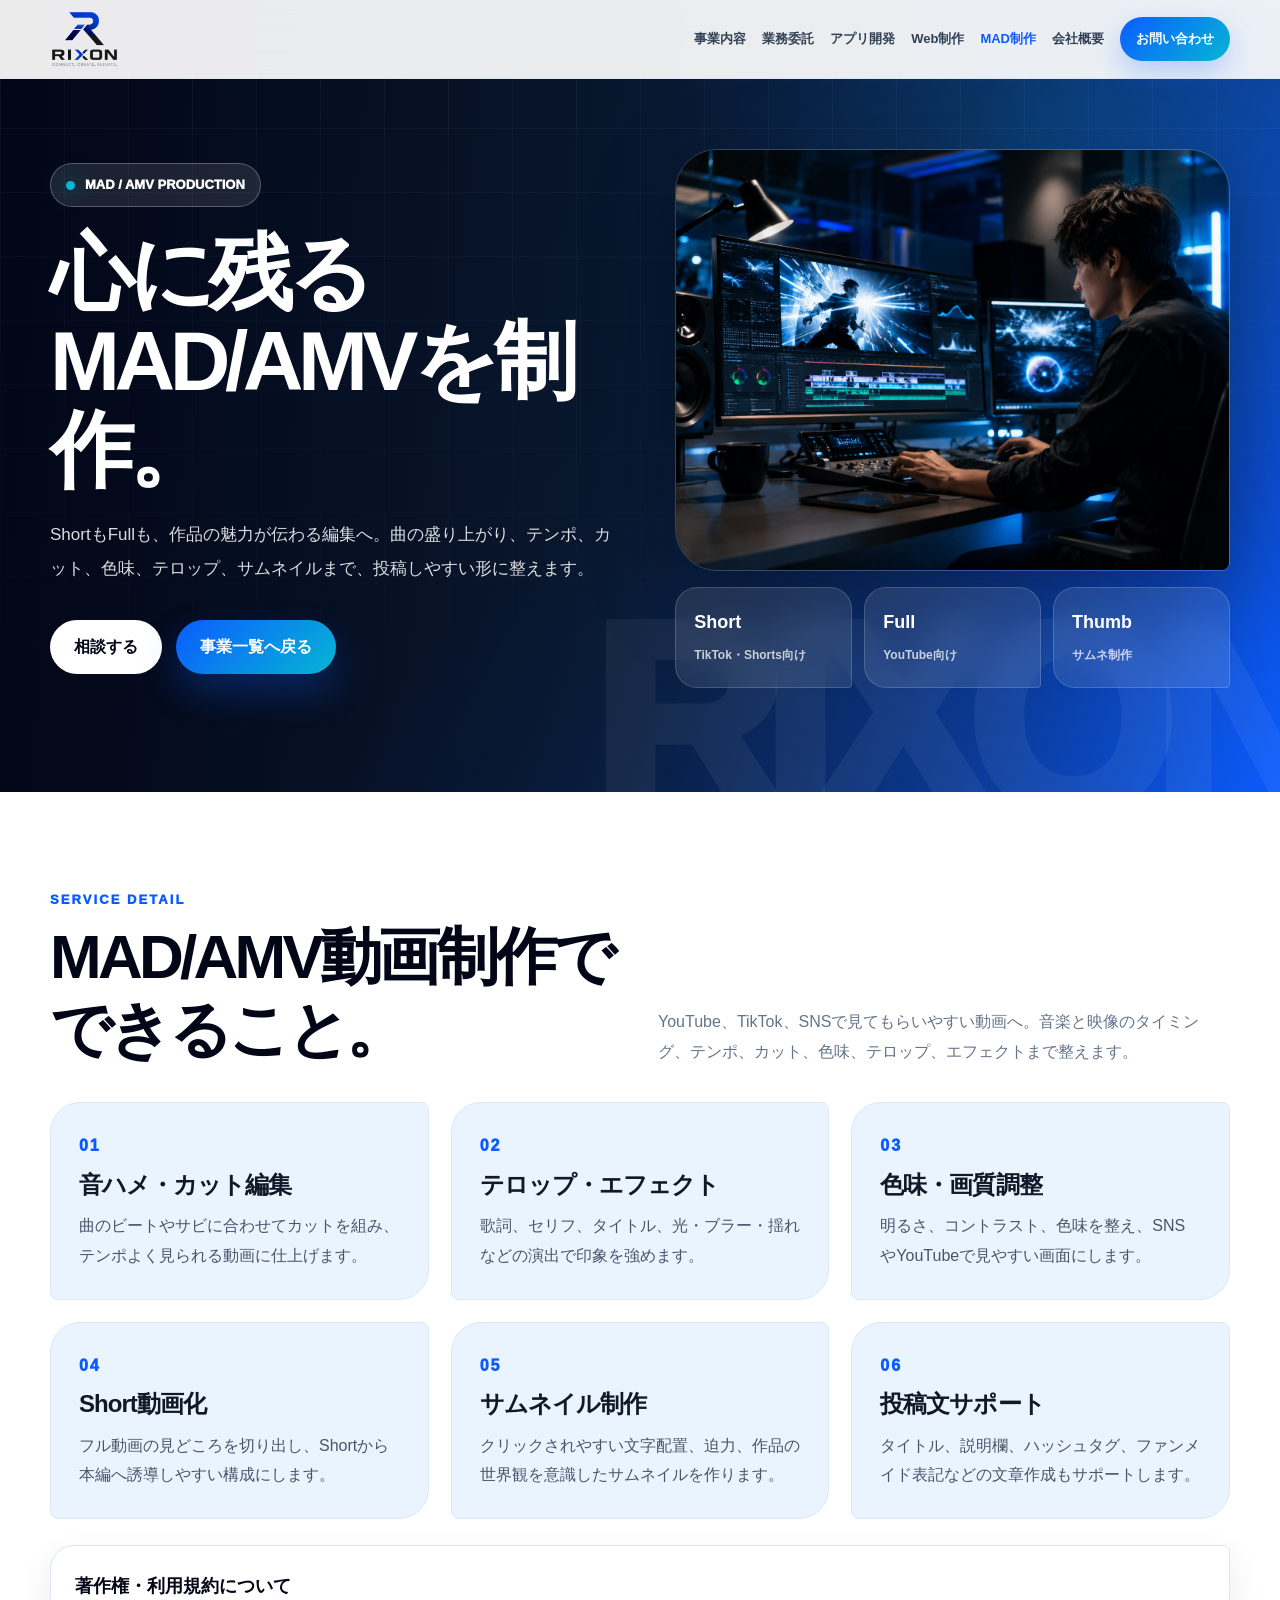
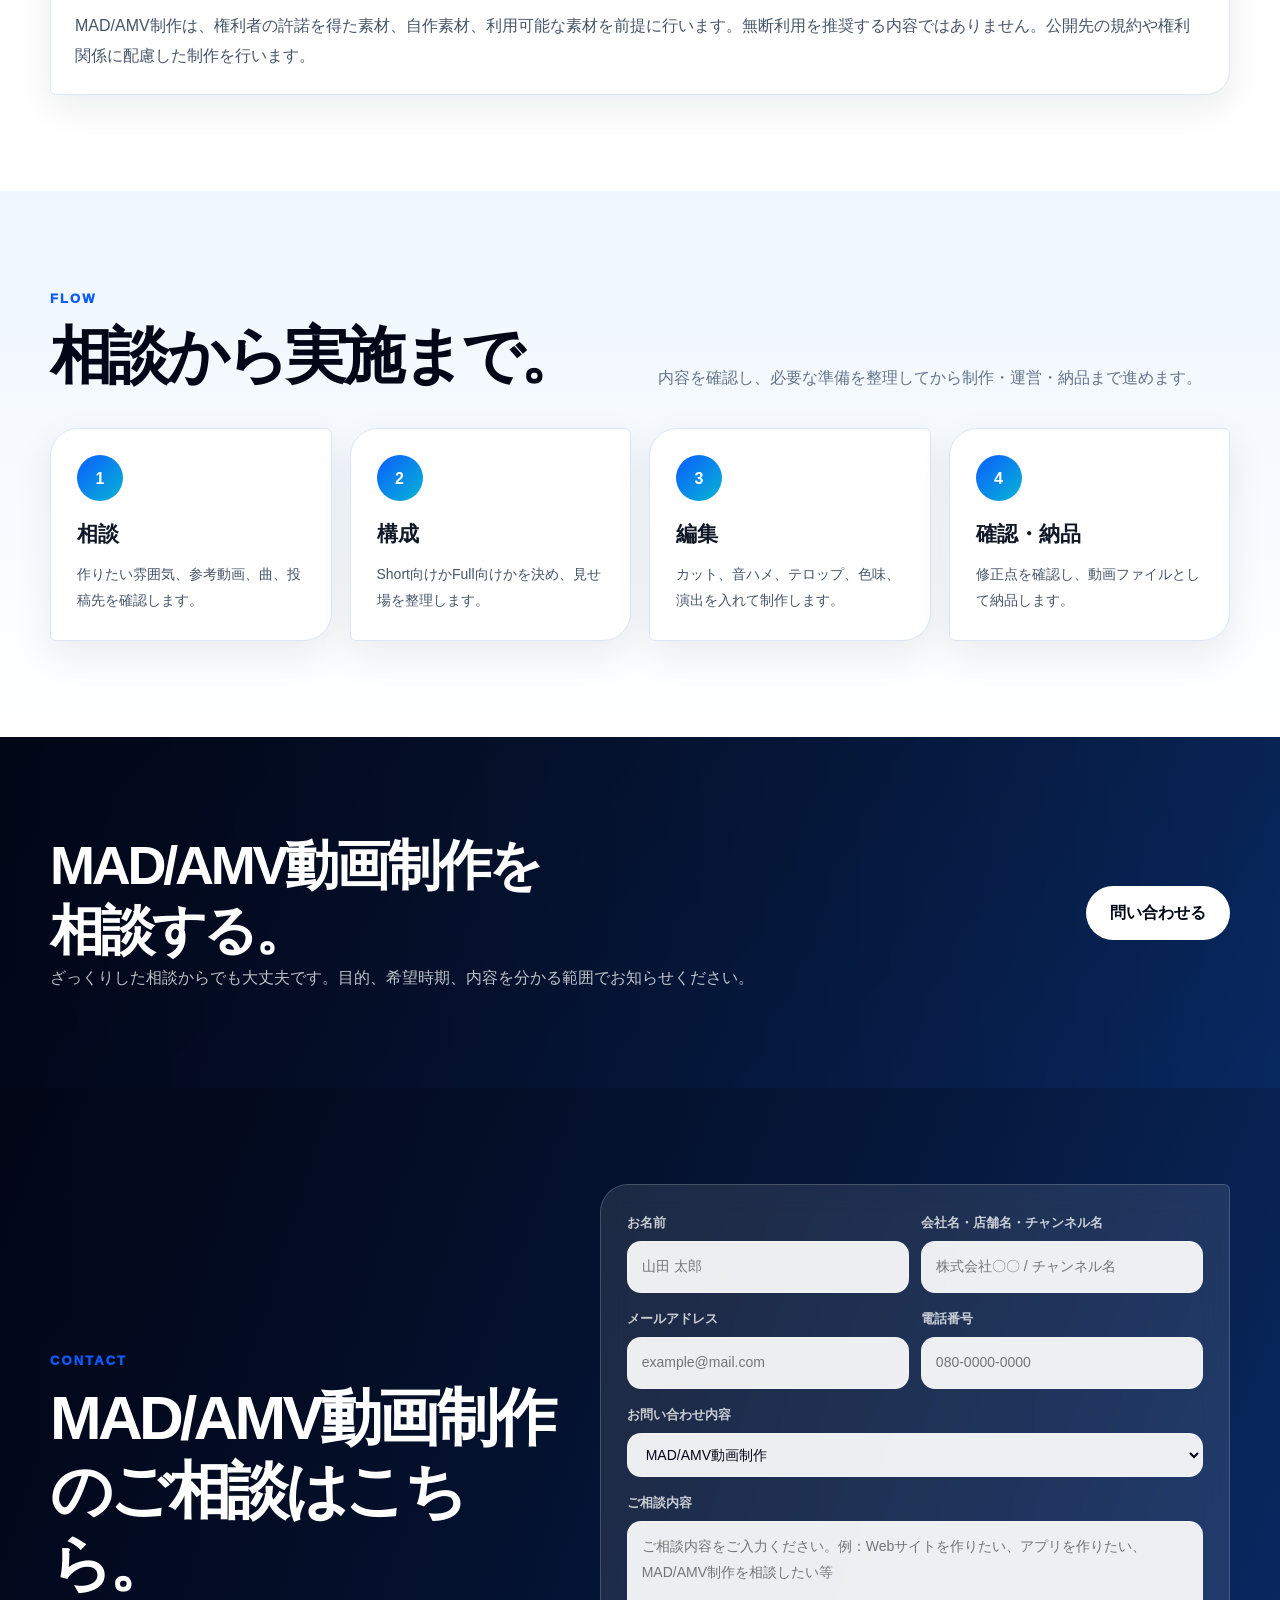
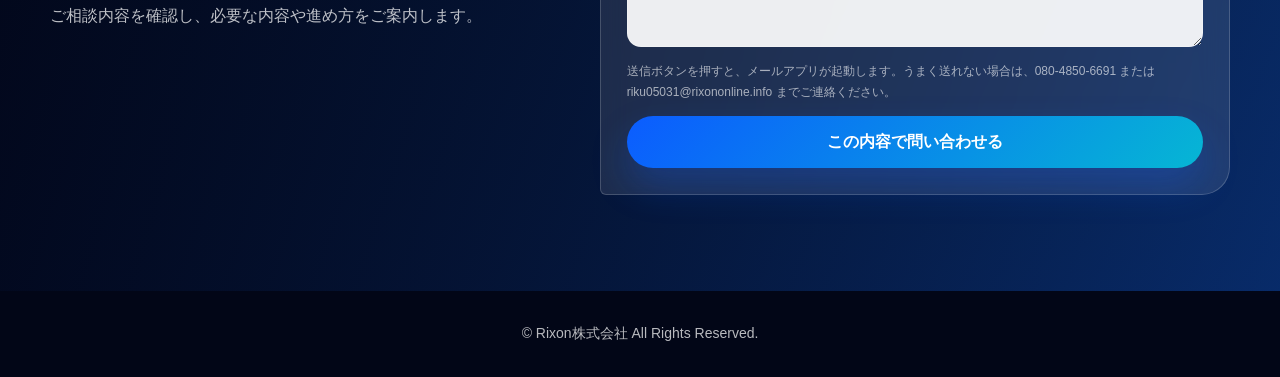
<file: mad.html>
<!DOCTYPE html>
<html lang="ja">
<head>
  <meta charset="UTF-8" />
  <meta name="viewport" content="width=device-width, initial-scale=1.0" />
  <title>Rixon株式会社｜MAD/AMV動画制作</title>
  <meta name="description" content="Rixon株式会社のMAD/AMV動画制作ページです。YouTube、TikTok、SNSで見てもらいやすい動画へ。音楽と映像のタイミング、テンポ、カット、色味、テロップ、エフェクトまで整えます。" />
  <style>

:root{
  --black:#020617;--navy:#07182f;--blue:#0b5cff;--cyan:#06b6d4;--sky:#eaf4ff;--white:#fff;--text:#111827;--muted:#64748b;--line:#dbe7f5;--bg:#f7fbff;--shadow:0 22px 60px rgba(15,23,42,.12);--radius:34px 8px 34px 8px;
}
*{box-sizing:border-box;margin:0;padding:0}html{scroll-behavior:smooth}body{font-family:-apple-system,BlinkMacSystemFont,"Segoe UI","Hiragino Kaku Gothic ProN","Yu Gothic",Meiryo,sans-serif;color:var(--text);background:var(--bg);line-height:1.85;overflow-x:hidden;-webkit-text-size-adjust:100%}a{color:inherit;text-decoration:none}img{max-width:100%;display:block}.container{width:min(1180px,calc(100% - 40px));margin:0 auto}.sp-only{display:none}
.header{position:fixed;top:0;left:0;right:0;z-index:50;background:rgba(255,255,255,.92);backdrop-filter:blur(18px);border-bottom:1px solid rgba(219,231,245,.9)}.header-inner{min-height:78px;display:flex;align-items:center;justify-content:space-between;gap:20px}.brand{display:flex;align-items:center}.site-logo{height:58px;width:auto;object-fit:contain}.nav{display:flex;align-items:center;gap:16px;font-size:13px;font-weight:900;color:#334155}.nav a{white-space:nowrap}.nav a:hover,.nav a.active{color:var(--blue)}.nav-button{background:linear-gradient(135deg,var(--blue),var(--cyan));color:#fff!important;padding:10px 16px;border-radius:999px;box-shadow:0 12px 28px rgba(11,92,255,.24)}
.hero,.page-hero{min-height:100vh;display:grid;align-items:center;position:relative;overflow:hidden;padding:125px 0 80px;background:linear-gradient(90deg,rgba(2,6,23,.9) 0%,rgba(7,24,47,.74) 48%,rgba(11,92,255,.34) 100%),radial-gradient(circle at 82% 20%,rgba(6,182,212,.28),transparent 30%),linear-gradient(135deg,#020617 0%,#0f172a 52%,#0b5cff 100%);color:#fff}.hero:before,.page-hero:before{content:"";position:absolute;inset:0;background-image:linear-gradient(rgba(255,255,255,.055) 1px,transparent 1px),linear-gradient(90deg,rgba(255,255,255,.055) 1px,transparent 1px);background-size:64px 64px;opacity:.72;mask-image:linear-gradient(to bottom,rgba(0,0,0,1),transparent 96%)}.hero:after,.page-hero:after{content:"RIXON";position:absolute;right:-38px;bottom:-38px;font-size:clamp(88px,21vw,280px);line-height:.8;font-weight:950;letter-spacing:-.09em;color:rgba(255,255,255,.055);pointer-events:none}.hero-layout,.page-hero-layout{position:relative;z-index:1;display:grid;grid-template-columns:1.02fr .98fr;gap:48px;align-items:center}.kicker{display:inline-flex;align-items:center;gap:10px;padding:9px 15px;border:1px solid rgba(255,255,255,.26);background:rgba(255,255,255,.1);border-radius:999px;font-size:13px;font-weight:950;margin-bottom:22px}.kicker:before{content:"";width:9px;height:9px;background:var(--cyan);border-radius:50%;box-shadow:0 0 24px rgba(6,182,212,.95)}h1{font-size:clamp(42px,7.2vw,84px);line-height:1.05;letter-spacing:-.065em;margin-bottom:24px}.lead{max-width:760px;color:rgba(255,255,255,.86);font-size:17px;line-height:2;margin-bottom:34px}.hero-actions{display:flex;flex-wrap:wrap;gap:14px}.btn{min-height:54px;display:inline-flex;align-items:center;justify-content:center;padding:0 24px;border-radius:999px;font-weight:950;transition:.22s ease}.btn:hover{transform:translateY(-2px)}.btn-primary{background:#fff;color:var(--black)}.btn-blue{background:linear-gradient(135deg,var(--blue),var(--cyan));color:#fff;box-shadow:0 18px 36px rgba(11,92,255,.28)}.hero-photo-card{border-radius:42px 42px 8px 42px;overflow:hidden;border:1px solid rgba(255,255,255,.18);box-shadow:0 28px 90px rgba(0,0,0,.32);background:rgba(255,255,255,.08)}.hero-photo-card img{width:100%;height:420px;object-fit:cover}.hero-mini-grid{display:grid;grid-template-columns:repeat(5,1fr);gap:12px;margin-top:16px}.hero-mini{min-height:116px;padding:16px;border-radius:22px 22px 4px 22px;background:rgba(255,255,255,.1);border:1px solid rgba(255,255,255,.16);backdrop-filter:blur(14px)}.hero-mini strong{display:block;font-size:23px;line-height:1;margin-bottom:9px}.hero-mini span{display:block;color:rgba(255,255,255,.78);font-size:11.5px;font-weight:850;line-height:1.55}
section{padding:96px 0}.section-head{display:grid;grid-template-columns:1fr 1fr;gap:36px;align-items:end;margin-bottom:36px}.eyebrow{color:var(--blue);font-size:13px;font-weight:950;letter-spacing:.16em;margin-bottom:8px}.section-title{font-size:clamp(32px,5vw,62px);line-height:1.18;letter-spacing:-.06em;color:var(--black)}.section-text{color:var(--muted)}.topics{background:#fff;padding:34px 0;border-bottom:1px solid var(--line)}.topics-box{display:grid;grid-template-columns:220px 1fr auto;gap:22px;align-items:center;padding:26px 30px;border-radius:28px;background:var(--sky);border:1px solid var(--line)}.topics-title strong{display:block;font-size:28px;line-height:1;color:var(--black);letter-spacing:-.04em}.topics-title span{color:var(--blue);font-size:13px;font-weight:950}.topic-date{color:var(--blue);font-weight:950;margin-right:14px}.topic-text{font-weight:850;color:#334155}
.message{background:#fff}.message-layout{display:grid;grid-template-columns:.9fr 1.1fr;gap:44px;align-items:center}.message-logo{background:linear-gradient(135deg,#fff,#eaf4ff);border:1px solid var(--line);border-radius:var(--radius);padding:40px;box-shadow:var(--shadow)}.message-text p{color:#475569;margin-bottom:18px}.message-sign{margin-top:26px;padding-top:22px;border-top:1px solid var(--line);font-weight:950;color:var(--black)}
.business{background:linear-gradient(180deg,#f7fbff 0%,#eef6ff 100%)}.service-grid{display:grid;grid-template-columns:repeat(3,1fr);gap:24px}.service-card{background:#fff;border:1px solid var(--line);border-radius:34px 8px 34px 8px;overflow:hidden;box-shadow:var(--shadow);display:flex;flex-direction:column;min-height:100%}.service-card img{height:205px;width:100%;object-fit:cover}.service-body{padding:28px;display:grid;gap:12px;flex:1}.service-no{color:var(--blue);font-weight:950;letter-spacing:.12em;font-size:13px}.service-body h3{font-size:26px;line-height:1.3;letter-spacing:-.045em;color:var(--black)}.service-body p{color:#475569;font-size:14px}.service-body ul{padding-left:20px;color:#334155;font-weight:700;font-size:13px}.link-more{margin-top:auto;display:inline-flex;align-items:center;justify-content:center;min-height:44px;padding:0 16px;border-radius:999px;background:var(--black);color:#fff;font-weight:950;font-size:13px}
.strength{background:#fff}.strength-main{display:grid;grid-template-columns:.9fr 1.1fr;gap:42px;align-items:start}.strength-copy{position:sticky;top:112px}.strength-list{display:grid;gap:20px}.strength-card{display:grid;grid-template-columns:74px 1fr;gap:18px;padding:28px;border-radius:30px 6px 30px 6px;background:var(--sky);border:1px solid var(--line)}.strength-card strong{color:var(--blue);font-size:34px;line-height:1;font-weight:950}.strength-card h3{font-size:23px;letter-spacing:-.04em}.strength-card p{color:#475569}.company{background:linear-gradient(180deg,#eef6ff 0%,#fff 100%)}.company-grid{display:grid;grid-template-columns:.8fr 1.2fr;gap:34px;align-items:start}.company-title{padding:36px;border-radius:34px 6px 34px 6px;background:var(--black);color:#fff;box-shadow:var(--shadow)}.company-title .section-title{color:#fff}.company-title p{color:rgba(255,255,255,.72)}.company-table{overflow:hidden;border-radius:34px 6px 34px 6px;background:#fff;border:1px solid var(--line);box-shadow:var(--shadow)}.row{display:grid;grid-template-columns:190px 1fr;border-bottom:1px solid var(--line)}.row:last-child{border-bottom:none}.row dt{background:var(--sky);color:var(--black);font-weight:950;padding:18px 22px}.row dd{background:#fff;color:#334155;padding:18px 22px}
.page-hero{min-height:88vh}.page-image-stack{display:grid;gap:16px}.image-main{border-radius:42px 42px 8px 42px;overflow:hidden;border:1px solid rgba(255,255,255,.18);box-shadow:0 28px 90px rgba(0,0,0,.32)}.image-main img{height:420px;width:100%;object-fit:cover}.quick-points{display:grid;grid-template-columns:repeat(3,1fr);gap:12px}.quick-point{padding:18px;border-radius:22px 22px 4px 22px;background:rgba(255,255,255,.1);border:1px solid rgba(255,255,255,.16);backdrop-filter:blur(14px)}.quick-point strong{display:block;font-size:18px}.quick-point span{font-size:12px;color:rgba(255,255,255,.75);font-weight:800}.detail{background:#fff}.detail-grid{display:grid;grid-template-columns:repeat(3,1fr);gap:22px}.detail-card{padding:28px;border-radius:30px 8px 30px 8px;background:var(--sky);border:1px solid var(--line)}.detail-card span{display:inline-flex;color:var(--blue);font-weight:950;letter-spacing:.12em;margin-bottom:8px}.detail-card h3{font-size:24px;letter-spacing:-.04em;line-height:1.35;margin-bottom:10px}.detail-card p,.detail-card li{color:#475569}.detail-card ul{padding-left:20px}.flow{background:linear-gradient(180deg,#eef6ff 0%,#fff 100%)}.flow-list{display:grid;grid-template-columns:repeat(4,1fr);gap:18px}.flow-step{background:#fff;border:1px solid var(--line);border-radius:28px 6px 28px 6px;padding:26px;box-shadow:0 14px 38px rgba(15,23,42,.08)}.flow-step strong{display:grid;place-items:center;width:46px;height:46px;border-radius:50%;background:linear-gradient(135deg,var(--blue),var(--cyan));color:#fff;margin-bottom:14px}.flow-step h3{font-size:21px;margin-bottom:8px}.flow-step p{color:#475569;font-size:14px}.notice-box{margin-top:26px;padding:24px;border-radius:24px 6px 24px 6px;background:#fff;border:1px solid var(--line);box-shadow:0 12px 34px rgba(15,23,42,.08)}.notice-box strong{display:block;color:var(--black);font-size:18px;margin-bottom:8px}.notice-box p{color:#475569}.cta{background:linear-gradient(90deg,rgba(2,6,23,.92),rgba(7,24,47,.76)),linear-gradient(135deg,#020617,#0b5cff);color:#fff}.cta .container{display:flex;align-items:center;justify-content:space-between;gap:24px}.cta h2{font-size:clamp(30px,5vw,54px);line-height:1.2;letter-spacing:-.06em}.cta p{color:rgba(255,255,255,.74)}
.contact{background:linear-gradient(90deg,rgba(2,6,23,.9),rgba(7,24,47,.72)),linear-gradient(135deg,#020617,#0b5cff);color:#fff}.contact-box{display:grid;grid-template-columns:.9fr 1.1fr;gap:34px;align-items:center}.contact .section-title{color:#fff}.contact p{color:rgba(255,255,255,.74)}.contact-form{display:grid;gap:14px;padding:26px;border-radius:28px 6px 28px 6px;background:rgba(255,255,255,.1);border:1px solid rgba(255,255,255,.18);backdrop-filter:blur(14px)}.form-row{display:grid;grid-template-columns:1fr 1fr;gap:12px}.form-field{display:grid;gap:6px}.form-field label{color:rgba(255,255,255,.76);font-size:13px;font-weight:900}.form-field input,.form-field select,.form-field textarea{width:100%;border:1px solid rgba(255,255,255,.22);border-radius:14px;background:rgba(255,255,255,.92);color:var(--black);font:inherit;font-size:14px;padding:12px 14px;outline:none}.form-field textarea{min-height:126px;resize:vertical}.form-field input:focus,.form-field select:focus,.form-field textarea:focus{border-color:var(--cyan);box-shadow:0 0 0 4px rgba(6,182,212,.18)}.form-note{color:rgba(255,255,255,.62)!important;font-size:12px;line-height:1.7}.form-submit{border:0;cursor:pointer;min-height:52px;border-radius:999px;background:linear-gradient(135deg,var(--blue),var(--cyan));color:#fff;font:inherit;font-weight:950;box-shadow:0 18px 36px rgba(11,92,255,.26)}footer{background:#020617;color:rgba(255,255,255,.72);text-align:center;padding:30px 0;font-size:14px}.mobile-contact-bar{display:none}
@media(max-width:1080px){.nav{gap:11px;font-size:12px}.site-logo{height:50px}.service-grid{grid-template-columns:repeat(2,1fr)}.hero-mini-grid{grid-template-columns:repeat(3,1fr)}}
@media(max-width:900px){.nav{display:none}.hero-layout,.page-hero-layout,.section-head,.message-layout,.strength-main,.company-grid,.contact-box{grid-template-columns:1fr}.strength-copy{position:static}.detail-grid{grid-template-columns:1fr 1fr}.flow-list{grid-template-columns:1fr 1fr}.topics-box{grid-template-columns:1fr}.quick-points{grid-template-columns:1fr}.cta .container{display:grid}.mobile-contact-bar{display:grid;grid-template-columns:1fr 1fr;gap:10px;position:fixed;left:12px;right:12px;bottom:12px;z-index:80}.mobile-contact-bar a{min-height:48px;display:grid;place-items:center;border-radius:999px;color:#fff;font-size:14px;font-weight:950;box-shadow:0 14px 34px rgba(15,23,42,.24)}.mobile-contact-bar a:first-child{background:linear-gradient(135deg,var(--blue),var(--cyan))}.mobile-contact-bar a:last-child{background:#020617}footer{padding-bottom:92px}}
@media(max-width:560px){.sp-only{display:inline}.container{width:min(100% - 28px,1180px)}.header-inner{min-height:66px}.site-logo{height:44px}.hero,.page-hero{min-height:auto;padding:94px 0 48px}h1{font-size:clamp(34px,10.5vw,46px);line-height:1.14;margin-bottom:16px;letter-spacing:-.055em}.lead{font-size:14px;line-height:1.9;margin-bottom:22px}.hero-actions .btn{width:100%;min-height:50px}.hero-photo-card img,.image-main img{height:230px}.hero-mini-grid,.service-grid,.detail-grid,.flow-list{grid-template-columns:1fr}.hero-mini{min-height:auto;padding:16px}section{padding:54px 0}.section-title{font-size:clamp(28px,8.2vw,38px);line-height:1.28}.section-text,.message-text p,.service-body p,.detail-card p,.flow-step p,.company-title p,.contact p{font-size:14px;line-height:1.95}.service-card{border-radius:28px 6px 28px 6px}.service-card img{height:175px}.service-body{padding:22px}.service-body h3{font-size:23px}.strength-card{grid-template-columns:52px 1fr;padding:18px;border-radius:22px 6px 22px 6px;gap:14px}.strength-card strong{font-size:24px}.strength-card h3{font-size:19px}.row{grid-template-columns:1fr}.row dt{padding:12px 16px;font-size:14px}.row dd{padding:14px 16px 18px;font-size:14px}.form-row{grid-template-columns:1fr}.contact-form{padding:18px;border-radius:22px 6px 22px 6px}.form-field input,.form-field select,.form-field textarea{font-size:14px;padding:11px 12px}.form-field textarea{min-height:110px}.cta .btn{width:100%}.mobile-contact-bar{left:10px;right:10px;bottom:10px;gap:8px}.mobile-contact-bar a{min-height:46px;font-size:13px}}

</style>
<link rel="icon" href="favicon.png">
</head>
<body>

<header class="header">
  <div class="container header-inner">
    <a href="index.html#top" class="brand" aria-label="Rixon株式会社 ホーム"><img class="site-logo" src="rixon-logo.png" alt="Rixon株式会社 ロゴ"></a>
    <nav class="nav">
      <a href="index.html#business">事業内容</a>
      <a href="outsourcing.html">業務委託</a>
      <a href="app-development.html">アプリ開発</a>
      <a href="web-production.html">Web制作</a>
      <a href="mad.html" class="active">MAD制作</a>
      <a href="index.html#company">会社概要</a>
      <a class="nav-button" href="#contact">お問い合わせ</a>
    </nav>
  </div>
</header>

<main id="top">
  <section class="page-hero"><div class="container page-hero-layout"><div><div class="kicker">MAD / AMV PRODUCTION</div><h1>心に残る<br>MAD/AMVを制作。</h1><p class="lead">ShortもFullも、作品の魅力が伝わる編集へ。曲の盛り上がり、テンポ、カット、色味、テロップ、サムネイルまで、投稿しやすい形に整えます。</p><div class="hero-actions"><a class="btn btn-primary" href="#contact">相談する</a><a class="btn btn-blue" href="index.html#business">事業一覧へ戻る</a></div></div><div class="page-image-stack"><div class="image-main"><img src="mad-production-photo.png" alt="MAD/AMV動画制作のイメージ写真"></div><div class="quick-points"><div class="quick-point"><strong>Short</strong><span>TikTok・Shorts向け</span></div><div class="quick-point"><strong>Full</strong><span>YouTube向け</span></div><div class="quick-point"><strong>Thumb</strong><span>サムネ制作</span></div></div></div></div></section>
  <section class="detail"><div class="container"><div class="section-head"><div><div class="eyebrow">SERVICE DETAIL</div><h2 class="section-title">MAD/AMV動画制作で<br>できること。</h2></div><p class="section-text">YouTube、TikTok、SNSで見てもらいやすい動画へ。音楽と映像のタイミング、テンポ、カット、色味、テロップ、エフェクトまで整えます。</p></div><div class="detail-grid"><article class="detail-card"><span>01</span><h3>音ハメ・カット編集</h3><p>曲のビートやサビに合わせてカットを組み、テンポよく見られる動画に仕上げます。</p></article><article class="detail-card"><span>02</span><h3>テロップ・エフェクト</h3><p>歌詞、セリフ、タイトル、光・ブラー・揺れなどの演出で印象を強めます。</p></article><article class="detail-card"><span>03</span><h3>色味・画質調整</h3><p>明るさ、コントラスト、色味を整え、SNSやYouTubeで見やすい画面にします。</p></article><article class="detail-card"><span>04</span><h3>Short動画化</h3><p>フル動画の見どころを切り出し、Shortから本編へ誘導しやすい構成にします。</p></article><article class="detail-card"><span>05</span><h3>サムネイル制作</h3><p>クリックされやすい文字配置、迫力、作品の世界観を意識したサムネイルを作ります。</p></article><article class="detail-card"><span>06</span><h3>投稿文サポート</h3><p>タイトル、説明欄、ハッシュタグ、ファンメイド表記などの文章作成もサポートします。</p></article></div><div class="notice-box"><strong>著作権・利用規約について</strong><p>MAD/AMV制作は、権利者の許諾を得た素材、自作素材、利用可能な素材を前提に行います。無断利用を推奨する内容ではありません。公開先の規約や権利関係に配慮した制作を行います。</p></div></div></section>
  <section class="flow"><div class="container"><div class="section-head"><div><div class="eyebrow">FLOW</div><h2 class="section-title">相談から実施まで。</h2></div><p class="section-text">内容を確認し、必要な準備を整理してから制作・運営・納品まで進めます。</p></div><div class="flow-list"><div class="flow-step"><strong>1</strong><h3>相談</h3><p>作りたい雰囲気、参考動画、曲、投稿先を確認します。</p></div><div class="flow-step"><strong>2</strong><h3>構成</h3><p>Short向けかFull向けかを決め、見せ場を整理します。</p></div><div class="flow-step"><strong>3</strong><h3>編集</h3><p>カット、音ハメ、テロップ、色味、演出を入れて制作します。</p></div><div class="flow-step"><strong>4</strong><h3>確認・納品</h3><p>修正点を確認し、動画ファイルとして納品します。</p></div></div></div></section>
  <section class="cta"><div class="container"><div><h2>MAD/AMV動画制作を<br>相談する。</h2><p>ざっくりした相談からでも大丈夫です。目的、希望時期、内容を分かる範囲でお知らせください。</p></div><a class="btn btn-primary" href="#contact">問い合わせる</a></div></section>
  
<section id="contact" class="contact"><div class="container contact-box"><div><div class="eyebrow">CONTACT</div><h2 class="section-title">MAD/AMV動画制作のご相談はこちら。</h2><p>ご相談内容を確認し、必要な内容や進め方をご案内します。</p></div><form class="contact-form" id="contactForm"><div class="form-row"><div class="form-field"><label for="name">お名前</label><input id="name" name="name" type="text" placeholder="山田 太郎" required></div><div class="form-field"><label for="companyInput">会社名・店舗名・チャンネル名</label><input id="companyInput" name="company" type="text" placeholder="株式会社〇〇 / チャンネル名"></div></div><div class="form-row"><div class="form-field"><label for="email">メールアドレス</label><input id="email" name="email" type="email" placeholder="example@mail.com" required></div><div class="form-field"><label for="tel">電話番号</label><input id="tel" name="tel" type="tel" placeholder="080-0000-0000"></div></div><div class="form-field"><label for="type">お問い合わせ内容</label><select id="type" name="type"><option>業務委託</option><option>携帯イベント企画・運営</option><option>アプリ開発</option><option>Webサイト制作</option><option selected>MAD/AMV動画制作</option><option>Short動画制作</option><option>サムネイル制作</option><option>その他</option></select></div><div class="form-field"><label for="messageInput">ご相談内容</label><textarea id="messageInput" name="message" placeholder="ご相談内容をご入力ください。例：Webサイトを作りたい、アプリを作りたい、MAD/AMV制作を相談したい等" required></textarea></div><p class="form-note">送信ボタンを押すと、メールアプリが起動します。うまく送れない場合は、080-4850-6691 または riku05031@rixononline.info までご連絡ください。</p><button class="form-submit" type="submit">この内容で問い合わせる</button></form></div></section>
</main>
<footer><div class="container"><p>© Rixon株式会社 All Rights Reserved.</p></div></footer><div class="mobile-contact-bar" aria-label="スマホ固定お問い合わせ"><a href="tel:08048506691">電話する</a><a href="mailto:riku05031@rixononline.info">メールする</a></div><script>

document.addEventListener('DOMContentLoaded', () => {
  const form = document.getElementById('contactForm');
  if (!form) return;
  form.addEventListener('submit', function(e){
    e.preventDefault();
    const name = document.getElementById('name')?.value || '';
    const company = document.getElementById('companyInput')?.value || '';
    const email = document.getElementById('email')?.value || '';
    const tel = document.getElementById('tel')?.value || '';
    const type = document.getElementById('type')?.value || '';
    const message = document.getElementById('messageInput')?.value || '';
    const subject = '【Rixon株式会社】お問い合わせ：' + type;
    const body = `お名前：${name}\n会社名・店舗名・チャンネル名：${company}\nメールアドレス：${email}\n電話番号：${tel}\nお問い合わせ内容：${type}\n\nご相談内容：\n${message}`;
    location.href = `mailto:riku05031@rixononline.info?subject=${encodeURIComponent(subject)}&body=${encodeURIComponent(body)}`;
  });
});

</script>
</body>
</html>
</file>
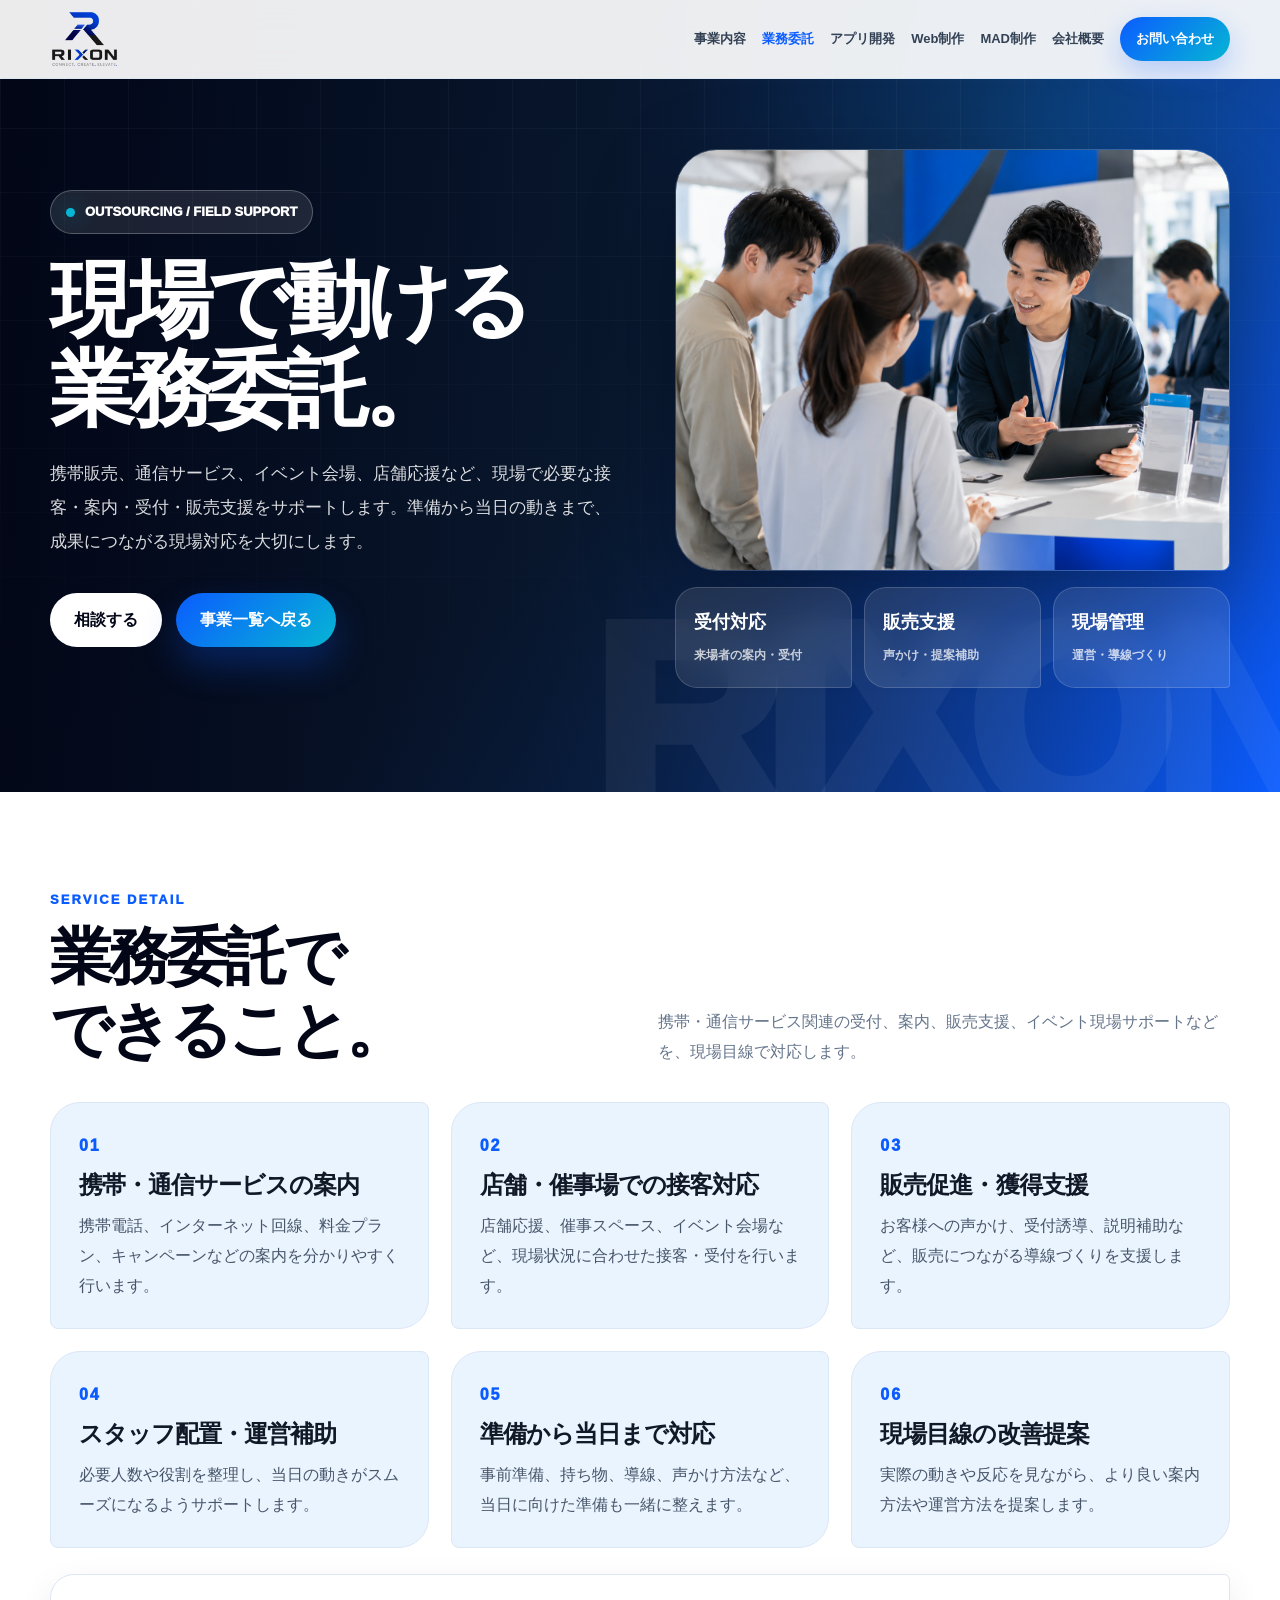
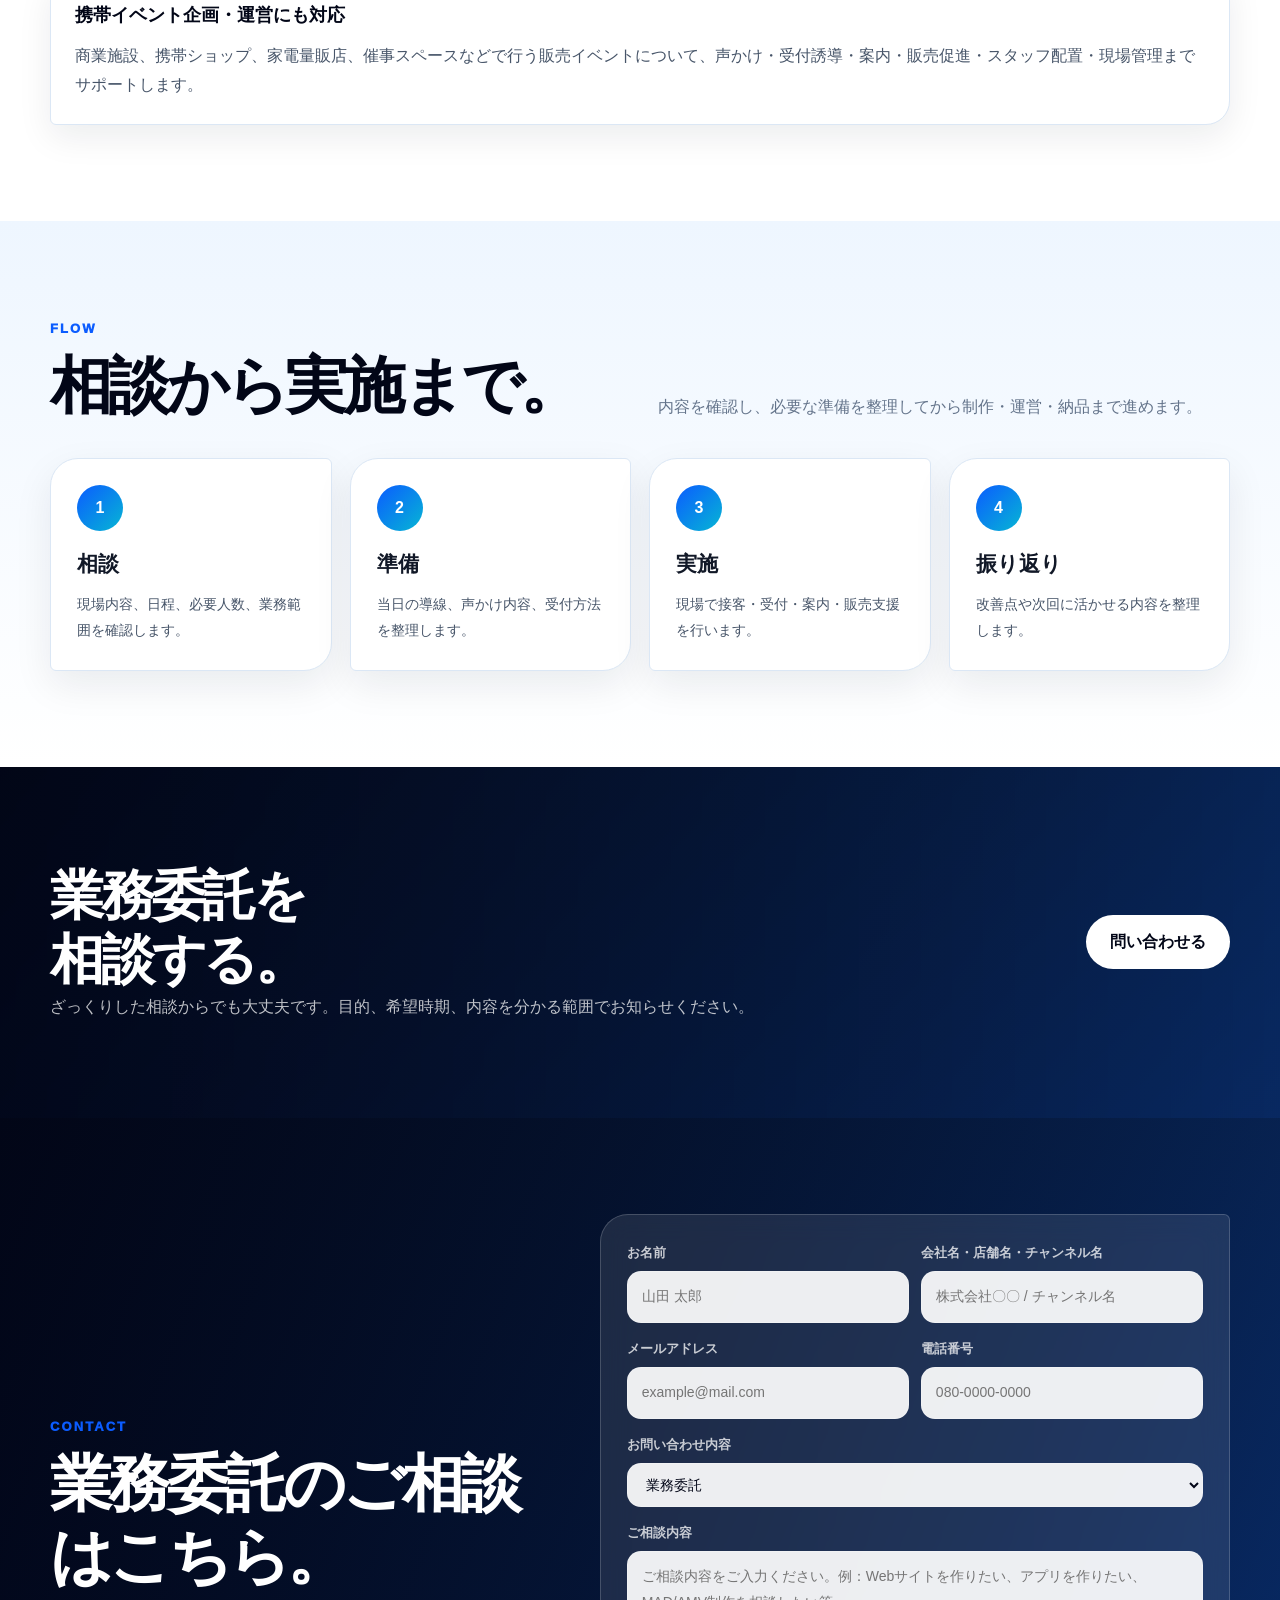
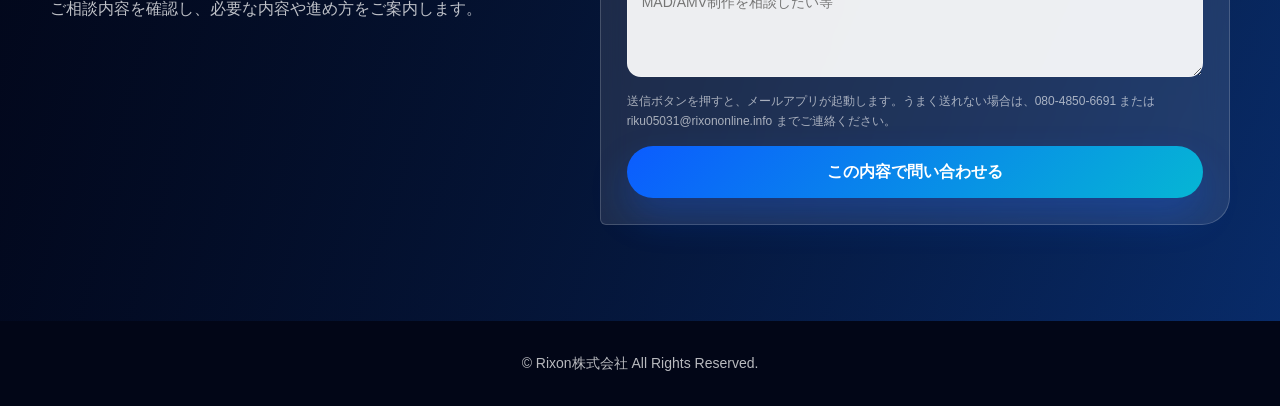
<file: outsourcing.html>
<!DOCTYPE html>
<html lang="ja">
<head>
  <meta charset="UTF-8" />
  <meta name="viewport" content="width=device-width, initial-scale=1.0" />
  <title>Rixon株式会社｜業務委託</title>
  <meta name="description" content="Rixon株式会社の業務委託ページです。携帯・通信サービス関連の受付、案内、販売支援、イベント現場サポートなどを、現場目線で対応します。" />
  <style>

:root{
  --black:#020617;--navy:#07182f;--blue:#0b5cff;--cyan:#06b6d4;--sky:#eaf4ff;--white:#fff;--text:#111827;--muted:#64748b;--line:#dbe7f5;--bg:#f7fbff;--shadow:0 22px 60px rgba(15,23,42,.12);--radius:34px 8px 34px 8px;
}
*{box-sizing:border-box;margin:0;padding:0}html{scroll-behavior:smooth}body{font-family:-apple-system,BlinkMacSystemFont,"Segoe UI","Hiragino Kaku Gothic ProN","Yu Gothic",Meiryo,sans-serif;color:var(--text);background:var(--bg);line-height:1.85;overflow-x:hidden;-webkit-text-size-adjust:100%}a{color:inherit;text-decoration:none}img{max-width:100%;display:block}.container{width:min(1180px,calc(100% - 40px));margin:0 auto}.sp-only{display:none}
.header{position:fixed;top:0;left:0;right:0;z-index:50;background:rgba(255,255,255,.92);backdrop-filter:blur(18px);border-bottom:1px solid rgba(219,231,245,.9)}.header-inner{min-height:78px;display:flex;align-items:center;justify-content:space-between;gap:20px}.brand{display:flex;align-items:center}.site-logo{height:58px;width:auto;object-fit:contain}.nav{display:flex;align-items:center;gap:16px;font-size:13px;font-weight:900;color:#334155}.nav a{white-space:nowrap}.nav a:hover,.nav a.active{color:var(--blue)}.nav-button{background:linear-gradient(135deg,var(--blue),var(--cyan));color:#fff!important;padding:10px 16px;border-radius:999px;box-shadow:0 12px 28px rgba(11,92,255,.24)}
.hero,.page-hero{min-height:100vh;display:grid;align-items:center;position:relative;overflow:hidden;padding:125px 0 80px;background:linear-gradient(90deg,rgba(2,6,23,.9) 0%,rgba(7,24,47,.74) 48%,rgba(11,92,255,.34) 100%),radial-gradient(circle at 82% 20%,rgba(6,182,212,.28),transparent 30%),linear-gradient(135deg,#020617 0%,#0f172a 52%,#0b5cff 100%);color:#fff}.hero:before,.page-hero:before{content:"";position:absolute;inset:0;background-image:linear-gradient(rgba(255,255,255,.055) 1px,transparent 1px),linear-gradient(90deg,rgba(255,255,255,.055) 1px,transparent 1px);background-size:64px 64px;opacity:.72;mask-image:linear-gradient(to bottom,rgba(0,0,0,1),transparent 96%)}.hero:after,.page-hero:after{content:"RIXON";position:absolute;right:-38px;bottom:-38px;font-size:clamp(88px,21vw,280px);line-height:.8;font-weight:950;letter-spacing:-.09em;color:rgba(255,255,255,.055);pointer-events:none}.hero-layout,.page-hero-layout{position:relative;z-index:1;display:grid;grid-template-columns:1.02fr .98fr;gap:48px;align-items:center}.kicker{display:inline-flex;align-items:center;gap:10px;padding:9px 15px;border:1px solid rgba(255,255,255,.26);background:rgba(255,255,255,.1);border-radius:999px;font-size:13px;font-weight:950;margin-bottom:22px}.kicker:before{content:"";width:9px;height:9px;background:var(--cyan);border-radius:50%;box-shadow:0 0 24px rgba(6,182,212,.95)}h1{font-size:clamp(42px,7.2vw,84px);line-height:1.05;letter-spacing:-.065em;margin-bottom:24px}.lead{max-width:760px;color:rgba(255,255,255,.86);font-size:17px;line-height:2;margin-bottom:34px}.hero-actions{display:flex;flex-wrap:wrap;gap:14px}.btn{min-height:54px;display:inline-flex;align-items:center;justify-content:center;padding:0 24px;border-radius:999px;font-weight:950;transition:.22s ease}.btn:hover{transform:translateY(-2px)}.btn-primary{background:#fff;color:var(--black)}.btn-blue{background:linear-gradient(135deg,var(--blue),var(--cyan));color:#fff;box-shadow:0 18px 36px rgba(11,92,255,.28)}.hero-photo-card{border-radius:42px 42px 8px 42px;overflow:hidden;border:1px solid rgba(255,255,255,.18);box-shadow:0 28px 90px rgba(0,0,0,.32);background:rgba(255,255,255,.08)}.hero-photo-card img{width:100%;height:420px;object-fit:cover}.hero-mini-grid{display:grid;grid-template-columns:repeat(5,1fr);gap:12px;margin-top:16px}.hero-mini{min-height:116px;padding:16px;border-radius:22px 22px 4px 22px;background:rgba(255,255,255,.1);border:1px solid rgba(255,255,255,.16);backdrop-filter:blur(14px)}.hero-mini strong{display:block;font-size:23px;line-height:1;margin-bottom:9px}.hero-mini span{display:block;color:rgba(255,255,255,.78);font-size:11.5px;font-weight:850;line-height:1.55}
section{padding:96px 0}.section-head{display:grid;grid-template-columns:1fr 1fr;gap:36px;align-items:end;margin-bottom:36px}.eyebrow{color:var(--blue);font-size:13px;font-weight:950;letter-spacing:.16em;margin-bottom:8px}.section-title{font-size:clamp(32px,5vw,62px);line-height:1.18;letter-spacing:-.06em;color:var(--black)}.section-text{color:var(--muted)}.topics{background:#fff;padding:34px 0;border-bottom:1px solid var(--line)}.topics-box{display:grid;grid-template-columns:220px 1fr auto;gap:22px;align-items:center;padding:26px 30px;border-radius:28px;background:var(--sky);border:1px solid var(--line)}.topics-title strong{display:block;font-size:28px;line-height:1;color:var(--black);letter-spacing:-.04em}.topics-title span{color:var(--blue);font-size:13px;font-weight:950}.topic-date{color:var(--blue);font-weight:950;margin-right:14px}.topic-text{font-weight:850;color:#334155}
.message{background:#fff}.message-layout{display:grid;grid-template-columns:.9fr 1.1fr;gap:44px;align-items:center}.message-logo{background:linear-gradient(135deg,#fff,#eaf4ff);border:1px solid var(--line);border-radius:var(--radius);padding:40px;box-shadow:var(--shadow)}.message-text p{color:#475569;margin-bottom:18px}.message-sign{margin-top:26px;padding-top:22px;border-top:1px solid var(--line);font-weight:950;color:var(--black)}
.business{background:linear-gradient(180deg,#f7fbff 0%,#eef6ff 100%)}.service-grid{display:grid;grid-template-columns:repeat(3,1fr);gap:24px}.service-card{background:#fff;border:1px solid var(--line);border-radius:34px 8px 34px 8px;overflow:hidden;box-shadow:var(--shadow);display:flex;flex-direction:column;min-height:100%}.service-card img{height:205px;width:100%;object-fit:cover}.service-body{padding:28px;display:grid;gap:12px;flex:1}.service-no{color:var(--blue);font-weight:950;letter-spacing:.12em;font-size:13px}.service-body h3{font-size:26px;line-height:1.3;letter-spacing:-.045em;color:var(--black)}.service-body p{color:#475569;font-size:14px}.service-body ul{padding-left:20px;color:#334155;font-weight:700;font-size:13px}.link-more{margin-top:auto;display:inline-flex;align-items:center;justify-content:center;min-height:44px;padding:0 16px;border-radius:999px;background:var(--black);color:#fff;font-weight:950;font-size:13px}
.strength{background:#fff}.strength-main{display:grid;grid-template-columns:.9fr 1.1fr;gap:42px;align-items:start}.strength-copy{position:sticky;top:112px}.strength-list{display:grid;gap:20px}.strength-card{display:grid;grid-template-columns:74px 1fr;gap:18px;padding:28px;border-radius:30px 6px 30px 6px;background:var(--sky);border:1px solid var(--line)}.strength-card strong{color:var(--blue);font-size:34px;line-height:1;font-weight:950}.strength-card h3{font-size:23px;letter-spacing:-.04em}.strength-card p{color:#475569}.company{background:linear-gradient(180deg,#eef6ff 0%,#fff 100%)}.company-grid{display:grid;grid-template-columns:.8fr 1.2fr;gap:34px;align-items:start}.company-title{padding:36px;border-radius:34px 6px 34px 6px;background:var(--black);color:#fff;box-shadow:var(--shadow)}.company-title .section-title{color:#fff}.company-title p{color:rgba(255,255,255,.72)}.company-table{overflow:hidden;border-radius:34px 6px 34px 6px;background:#fff;border:1px solid var(--line);box-shadow:var(--shadow)}.row{display:grid;grid-template-columns:190px 1fr;border-bottom:1px solid var(--line)}.row:last-child{border-bottom:none}.row dt{background:var(--sky);color:var(--black);font-weight:950;padding:18px 22px}.row dd{background:#fff;color:#334155;padding:18px 22px}
.page-hero{min-height:88vh}.page-image-stack{display:grid;gap:16px}.image-main{border-radius:42px 42px 8px 42px;overflow:hidden;border:1px solid rgba(255,255,255,.18);box-shadow:0 28px 90px rgba(0,0,0,.32)}.image-main img{height:420px;width:100%;object-fit:cover}.quick-points{display:grid;grid-template-columns:repeat(3,1fr);gap:12px}.quick-point{padding:18px;border-radius:22px 22px 4px 22px;background:rgba(255,255,255,.1);border:1px solid rgba(255,255,255,.16);backdrop-filter:blur(14px)}.quick-point strong{display:block;font-size:18px}.quick-point span{font-size:12px;color:rgba(255,255,255,.75);font-weight:800}.detail{background:#fff}.detail-grid{display:grid;grid-template-columns:repeat(3,1fr);gap:22px}.detail-card{padding:28px;border-radius:30px 8px 30px 8px;background:var(--sky);border:1px solid var(--line)}.detail-card span{display:inline-flex;color:var(--blue);font-weight:950;letter-spacing:.12em;margin-bottom:8px}.detail-card h3{font-size:24px;letter-spacing:-.04em;line-height:1.35;margin-bottom:10px}.detail-card p,.detail-card li{color:#475569}.detail-card ul{padding-left:20px}.flow{background:linear-gradient(180deg,#eef6ff 0%,#fff 100%)}.flow-list{display:grid;grid-template-columns:repeat(4,1fr);gap:18px}.flow-step{background:#fff;border:1px solid var(--line);border-radius:28px 6px 28px 6px;padding:26px;box-shadow:0 14px 38px rgba(15,23,42,.08)}.flow-step strong{display:grid;place-items:center;width:46px;height:46px;border-radius:50%;background:linear-gradient(135deg,var(--blue),var(--cyan));color:#fff;margin-bottom:14px}.flow-step h3{font-size:21px;margin-bottom:8px}.flow-step p{color:#475569;font-size:14px}.notice-box{margin-top:26px;padding:24px;border-radius:24px 6px 24px 6px;background:#fff;border:1px solid var(--line);box-shadow:0 12px 34px rgba(15,23,42,.08)}.notice-box strong{display:block;color:var(--black);font-size:18px;margin-bottom:8px}.notice-box p{color:#475569}.cta{background:linear-gradient(90deg,rgba(2,6,23,.92),rgba(7,24,47,.76)),linear-gradient(135deg,#020617,#0b5cff);color:#fff}.cta .container{display:flex;align-items:center;justify-content:space-between;gap:24px}.cta h2{font-size:clamp(30px,5vw,54px);line-height:1.2;letter-spacing:-.06em}.cta p{color:rgba(255,255,255,.74)}
.contact{background:linear-gradient(90deg,rgba(2,6,23,.9),rgba(7,24,47,.72)),linear-gradient(135deg,#020617,#0b5cff);color:#fff}.contact-box{display:grid;grid-template-columns:.9fr 1.1fr;gap:34px;align-items:center}.contact .section-title{color:#fff}.contact p{color:rgba(255,255,255,.74)}.contact-form{display:grid;gap:14px;padding:26px;border-radius:28px 6px 28px 6px;background:rgba(255,255,255,.1);border:1px solid rgba(255,255,255,.18);backdrop-filter:blur(14px)}.form-row{display:grid;grid-template-columns:1fr 1fr;gap:12px}.form-field{display:grid;gap:6px}.form-field label{color:rgba(255,255,255,.76);font-size:13px;font-weight:900}.form-field input,.form-field select,.form-field textarea{width:100%;border:1px solid rgba(255,255,255,.22);border-radius:14px;background:rgba(255,255,255,.92);color:var(--black);font:inherit;font-size:14px;padding:12px 14px;outline:none}.form-field textarea{min-height:126px;resize:vertical}.form-field input:focus,.form-field select:focus,.form-field textarea:focus{border-color:var(--cyan);box-shadow:0 0 0 4px rgba(6,182,212,.18)}.form-note{color:rgba(255,255,255,.62)!important;font-size:12px;line-height:1.7}.form-submit{border:0;cursor:pointer;min-height:52px;border-radius:999px;background:linear-gradient(135deg,var(--blue),var(--cyan));color:#fff;font:inherit;font-weight:950;box-shadow:0 18px 36px rgba(11,92,255,.26)}footer{background:#020617;color:rgba(255,255,255,.72);text-align:center;padding:30px 0;font-size:14px}.mobile-contact-bar{display:none}
@media(max-width:1080px){.nav{gap:11px;font-size:12px}.site-logo{height:50px}.service-grid{grid-template-columns:repeat(2,1fr)}.hero-mini-grid{grid-template-columns:repeat(3,1fr)}}
@media(max-width:900px){.nav{display:none}.hero-layout,.page-hero-layout,.section-head,.message-layout,.strength-main,.company-grid,.contact-box{grid-template-columns:1fr}.strength-copy{position:static}.detail-grid{grid-template-columns:1fr 1fr}.flow-list{grid-template-columns:1fr 1fr}.topics-box{grid-template-columns:1fr}.quick-points{grid-template-columns:1fr}.cta .container{display:grid}.mobile-contact-bar{display:grid;grid-template-columns:1fr 1fr;gap:10px;position:fixed;left:12px;right:12px;bottom:12px;z-index:80}.mobile-contact-bar a{min-height:48px;display:grid;place-items:center;border-radius:999px;color:#fff;font-size:14px;font-weight:950;box-shadow:0 14px 34px rgba(15,23,42,.24)}.mobile-contact-bar a:first-child{background:linear-gradient(135deg,var(--blue),var(--cyan))}.mobile-contact-bar a:last-child{background:#020617}footer{padding-bottom:92px}}
@media(max-width:560px){.sp-only{display:inline}.container{width:min(100% - 28px,1180px)}.header-inner{min-height:66px}.site-logo{height:44px}.hero,.page-hero{min-height:auto;padding:94px 0 48px}h1{font-size:clamp(34px,10.5vw,46px);line-height:1.14;margin-bottom:16px;letter-spacing:-.055em}.lead{font-size:14px;line-height:1.9;margin-bottom:22px}.hero-actions .btn{width:100%;min-height:50px}.hero-photo-card img,.image-main img{height:230px}.hero-mini-grid,.service-grid,.detail-grid,.flow-list{grid-template-columns:1fr}.hero-mini{min-height:auto;padding:16px}section{padding:54px 0}.section-title{font-size:clamp(28px,8.2vw,38px);line-height:1.28}.section-text,.message-text p,.service-body p,.detail-card p,.flow-step p,.company-title p,.contact p{font-size:14px;line-height:1.95}.service-card{border-radius:28px 6px 28px 6px}.service-card img{height:175px}.service-body{padding:22px}.service-body h3{font-size:23px}.strength-card{grid-template-columns:52px 1fr;padding:18px;border-radius:22px 6px 22px 6px;gap:14px}.strength-card strong{font-size:24px}.strength-card h3{font-size:19px}.row{grid-template-columns:1fr}.row dt{padding:12px 16px;font-size:14px}.row dd{padding:14px 16px 18px;font-size:14px}.form-row{grid-template-columns:1fr}.contact-form{padding:18px;border-radius:22px 6px 22px 6px}.form-field input,.form-field select,.form-field textarea{font-size:14px;padding:11px 12px}.form-field textarea{min-height:110px}.cta .btn{width:100%}.mobile-contact-bar{left:10px;right:10px;bottom:10px;gap:8px}.mobile-contact-bar a{min-height:46px;font-size:13px}}

</style>
<link rel="icon" href="favicon.png">
</head>
<body>

<header class="header">
  <div class="container header-inner">
    <a href="index.html#top" class="brand" aria-label="Rixon株式会社 ホーム"><img class="site-logo" src="rixon-logo.png" alt="Rixon株式会社 ロゴ"></a>
    <nav class="nav">
      <a href="index.html#business">事業内容</a>
      <a href="outsourcing.html" class="active">業務委託</a>
      <a href="app-development.html">アプリ開発</a>
      <a href="web-production.html">Web制作</a>
      <a href="mad.html">MAD制作</a>
      <a href="index.html#company">会社概要</a>
      <a class="nav-button" href="#contact">お問い合わせ</a>
    </nav>
  </div>
</header>

<main id="top">
  <section class="page-hero"><div class="container page-hero-layout"><div><div class="kicker">OUTSOURCING / FIELD SUPPORT</div><h1>現場で動ける<br>業務委託。</h1><p class="lead">携帯販売、通信サービス、イベント会場、店舗応援など、現場で必要な接客・案内・受付・販売支援をサポートします。準備から当日の動きまで、成果につながる現場対応を大切にします。</p><div class="hero-actions"><a class="btn btn-primary" href="#contact">相談する</a><a class="btn btn-blue" href="index.html#business">事業一覧へ戻る</a></div></div><div class="page-image-stack"><div class="image-main"><img src="outsourcing-photo.png" alt="業務委託のイメージ写真"></div><div class="quick-points"><div class="quick-point"><strong>受付対応</strong><span>来場者の案内・受付</span></div><div class="quick-point"><strong>販売支援</strong><span>声かけ・提案補助</span></div><div class="quick-point"><strong>現場管理</strong><span>運営・導線づくり</span></div></div></div></div></section>
  <section class="detail"><div class="container"><div class="section-head"><div><div class="eyebrow">SERVICE DETAIL</div><h2 class="section-title">業務委託で<br>できること。</h2></div><p class="section-text">携帯・通信サービス関連の受付、案内、販売支援、イベント現場サポートなどを、現場目線で対応します。</p></div><div class="detail-grid"><article class="detail-card"><span>01</span><h3>携帯・通信サービスの案内</h3><p>携帯電話、インターネット回線、料金プラン、キャンペーンなどの案内を分かりやすく行います。</p></article><article class="detail-card"><span>02</span><h3>店舗・催事場での接客対応</h3><p>店舗応援、催事スペース、イベント会場など、現場状況に合わせた接客・受付を行います。</p></article><article class="detail-card"><span>03</span><h3>販売促進・獲得支援</h3><p>お客様への声かけ、受付誘導、説明補助など、販売につながる導線づくりを支援します。</p></article><article class="detail-card"><span>04</span><h3>スタッフ配置・運営補助</h3><p>必要人数や役割を整理し、当日の動きがスムーズになるようサポートします。</p></article><article class="detail-card"><span>05</span><h3>準備から当日まで対応</h3><p>事前準備、持ち物、導線、声かけ方法など、当日に向けた準備も一緒に整えます。</p></article><article class="detail-card"><span>06</span><h3>現場目線の改善提案</h3><p>実際の動きや反応を見ながら、より良い案内方法や運営方法を提案します。</p></article></div><div id="event" class="notice-box"><strong>携帯イベント企画・運営にも対応</strong><p>商業施設、携帯ショップ、家電量販店、催事スペースなどで行う販売イベントについて、声かけ・受付誘導・案内・販売促進・スタッフ配置・現場管理までサポートします。</p></div></div></section>
  <section class="flow"><div class="container"><div class="section-head"><div><div class="eyebrow">FLOW</div><h2 class="section-title">相談から実施まで。</h2></div><p class="section-text">内容を確認し、必要な準備を整理してから制作・運営・納品まで進めます。</p></div><div class="flow-list"><div class="flow-step"><strong>1</strong><h3>相談</h3><p>現場内容、日程、必要人数、業務範囲を確認します。</p></div><div class="flow-step"><strong>2</strong><h3>準備</h3><p>当日の導線、声かけ内容、受付方法を整理します。</p></div><div class="flow-step"><strong>3</strong><h3>実施</h3><p>現場で接客・受付・案内・販売支援を行います。</p></div><div class="flow-step"><strong>4</strong><h3>振り返り</h3><p>改善点や次回に活かせる内容を整理します。</p></div></div></div></section>
  <section class="cta"><div class="container"><div><h2>業務委託を<br>相談する。</h2><p>ざっくりした相談からでも大丈夫です。目的、希望時期、内容を分かる範囲でお知らせください。</p></div><a class="btn btn-primary" href="#contact">問い合わせる</a></div></section>
  
<section id="contact" class="contact"><div class="container contact-box"><div><div class="eyebrow">CONTACT</div><h2 class="section-title">業務委託のご相談はこちら。</h2><p>ご相談内容を確認し、必要な内容や進め方をご案内します。</p></div><form class="contact-form" id="contactForm"><div class="form-row"><div class="form-field"><label for="name">お名前</label><input id="name" name="name" type="text" placeholder="山田 太郎" required></div><div class="form-field"><label for="companyInput">会社名・店舗名・チャンネル名</label><input id="companyInput" name="company" type="text" placeholder="株式会社〇〇 / チャンネル名"></div></div><div class="form-row"><div class="form-field"><label for="email">メールアドレス</label><input id="email" name="email" type="email" placeholder="example@mail.com" required></div><div class="form-field"><label for="tel">電話番号</label><input id="tel" name="tel" type="tel" placeholder="080-0000-0000"></div></div><div class="form-field"><label for="type">お問い合わせ内容</label><select id="type" name="type"><option selected>業務委託</option><option>携帯イベント企画・運営</option><option>アプリ開発</option><option>Webサイト制作</option><option>MAD/AMV動画制作</option><option>Short動画制作</option><option>サムネイル制作</option><option>その他</option></select></div><div class="form-field"><label for="messageInput">ご相談内容</label><textarea id="messageInput" name="message" placeholder="ご相談内容をご入力ください。例：Webサイトを作りたい、アプリを作りたい、MAD/AMV制作を相談したい等" required></textarea></div><p class="form-note">送信ボタンを押すと、メールアプリが起動します。うまく送れない場合は、080-4850-6691 または riku05031@rixononline.info までご連絡ください。</p><button class="form-submit" type="submit">この内容で問い合わせる</button></form></div></section>
</main>
<footer><div class="container"><p>© Rixon株式会社 All Rights Reserved.</p></div></footer><div class="mobile-contact-bar" aria-label="スマホ固定お問い合わせ"><a href="tel:08048506691">電話する</a><a href="mailto:riku05031@rixononline.info">メールする</a></div><script>

document.addEventListener('DOMContentLoaded', () => {
  const form = document.getElementById('contactForm');
  if (!form) return;
  form.addEventListener('submit', function(e){
    e.preventDefault();
    const name = document.getElementById('name')?.value || '';
    const company = document.getElementById('companyInput')?.value || '';
    const email = document.getElementById('email')?.value || '';
    const tel = document.getElementById('tel')?.value || '';
    const type = document.getElementById('type')?.value || '';
    const message = document.getElementById('messageInput')?.value || '';
    const subject = '【Rixon株式会社】お問い合わせ：' + type;
    const body = `お名前：${name}\n会社名・店舗名・チャンネル名：${company}\nメールアドレス：${email}\n電話番号：${tel}\nお問い合わせ内容：${type}\n\nご相談内容：\n${message}`;
    location.href = `mailto:riku05031@rixononline.info?subject=${encodeURIComponent(subject)}&body=${encodeURIComponent(body)}`;
  });
});

</script>
</body>
</html>
</file>
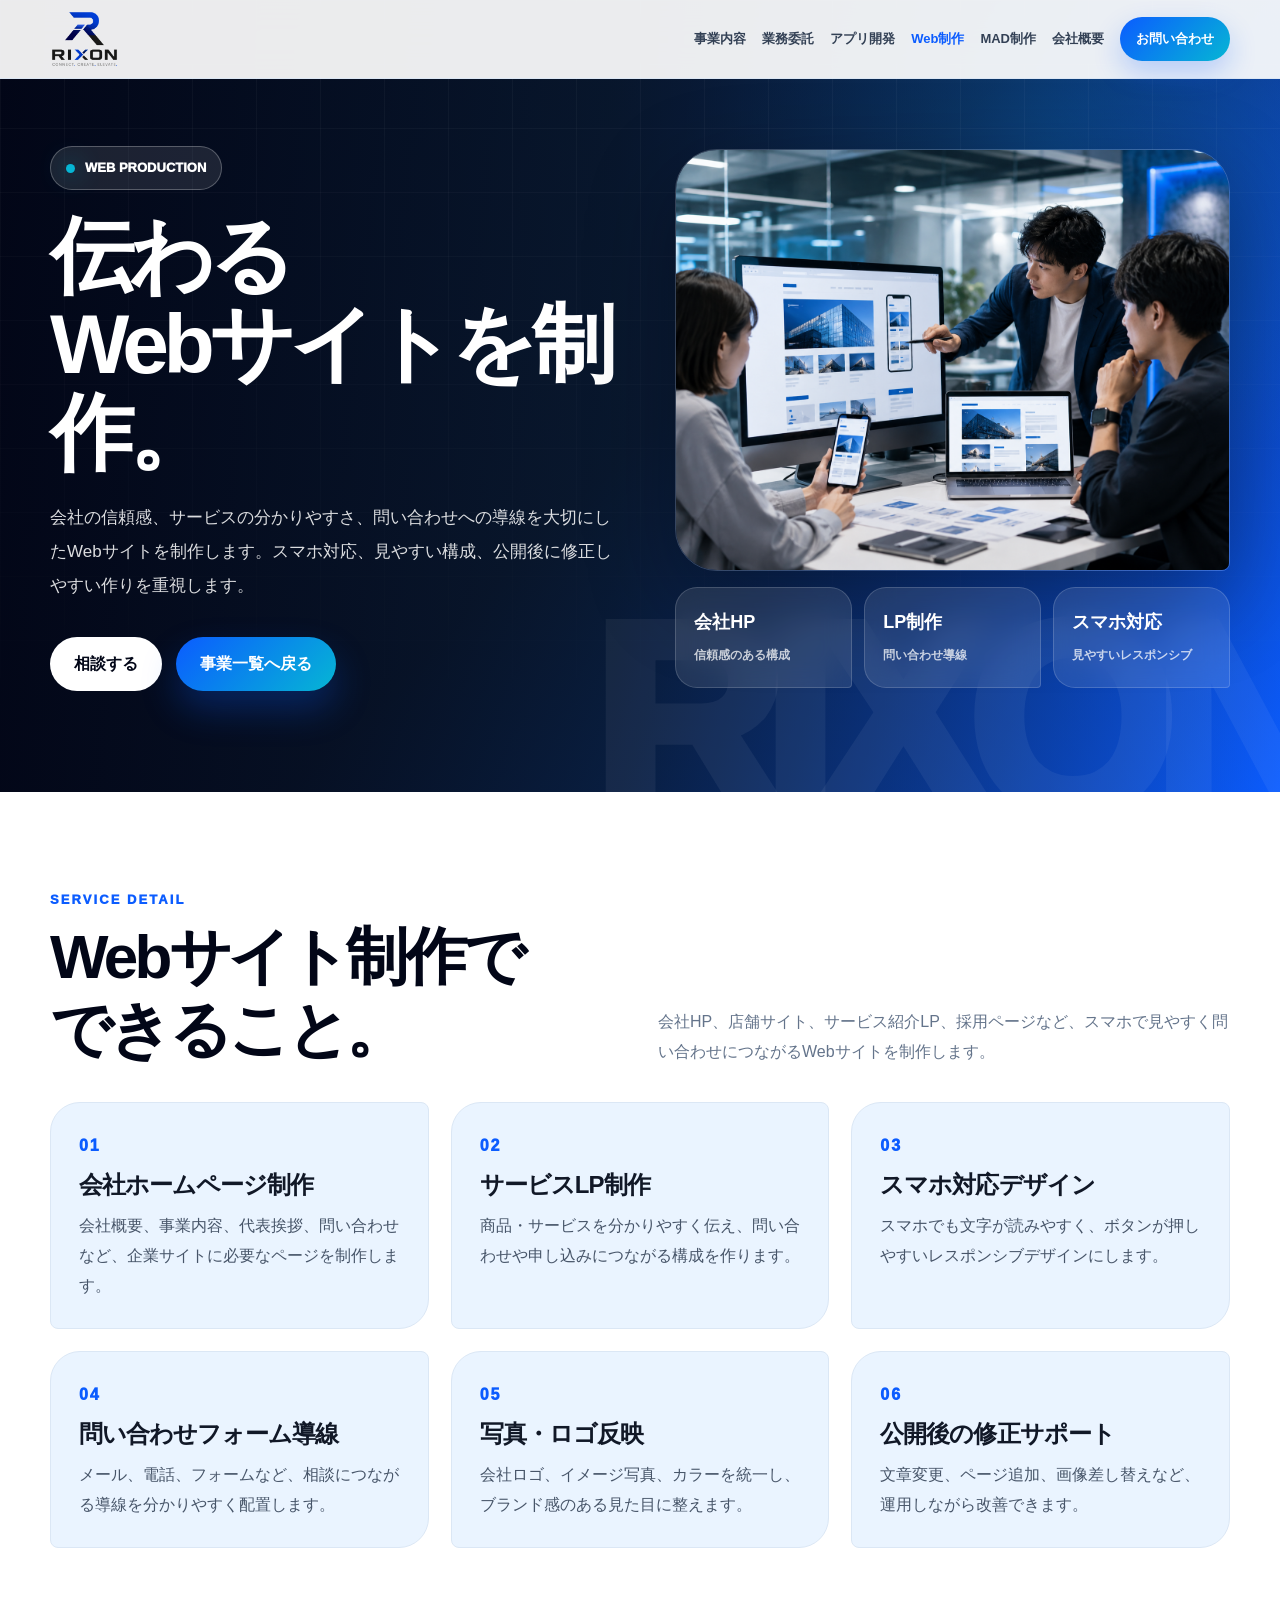
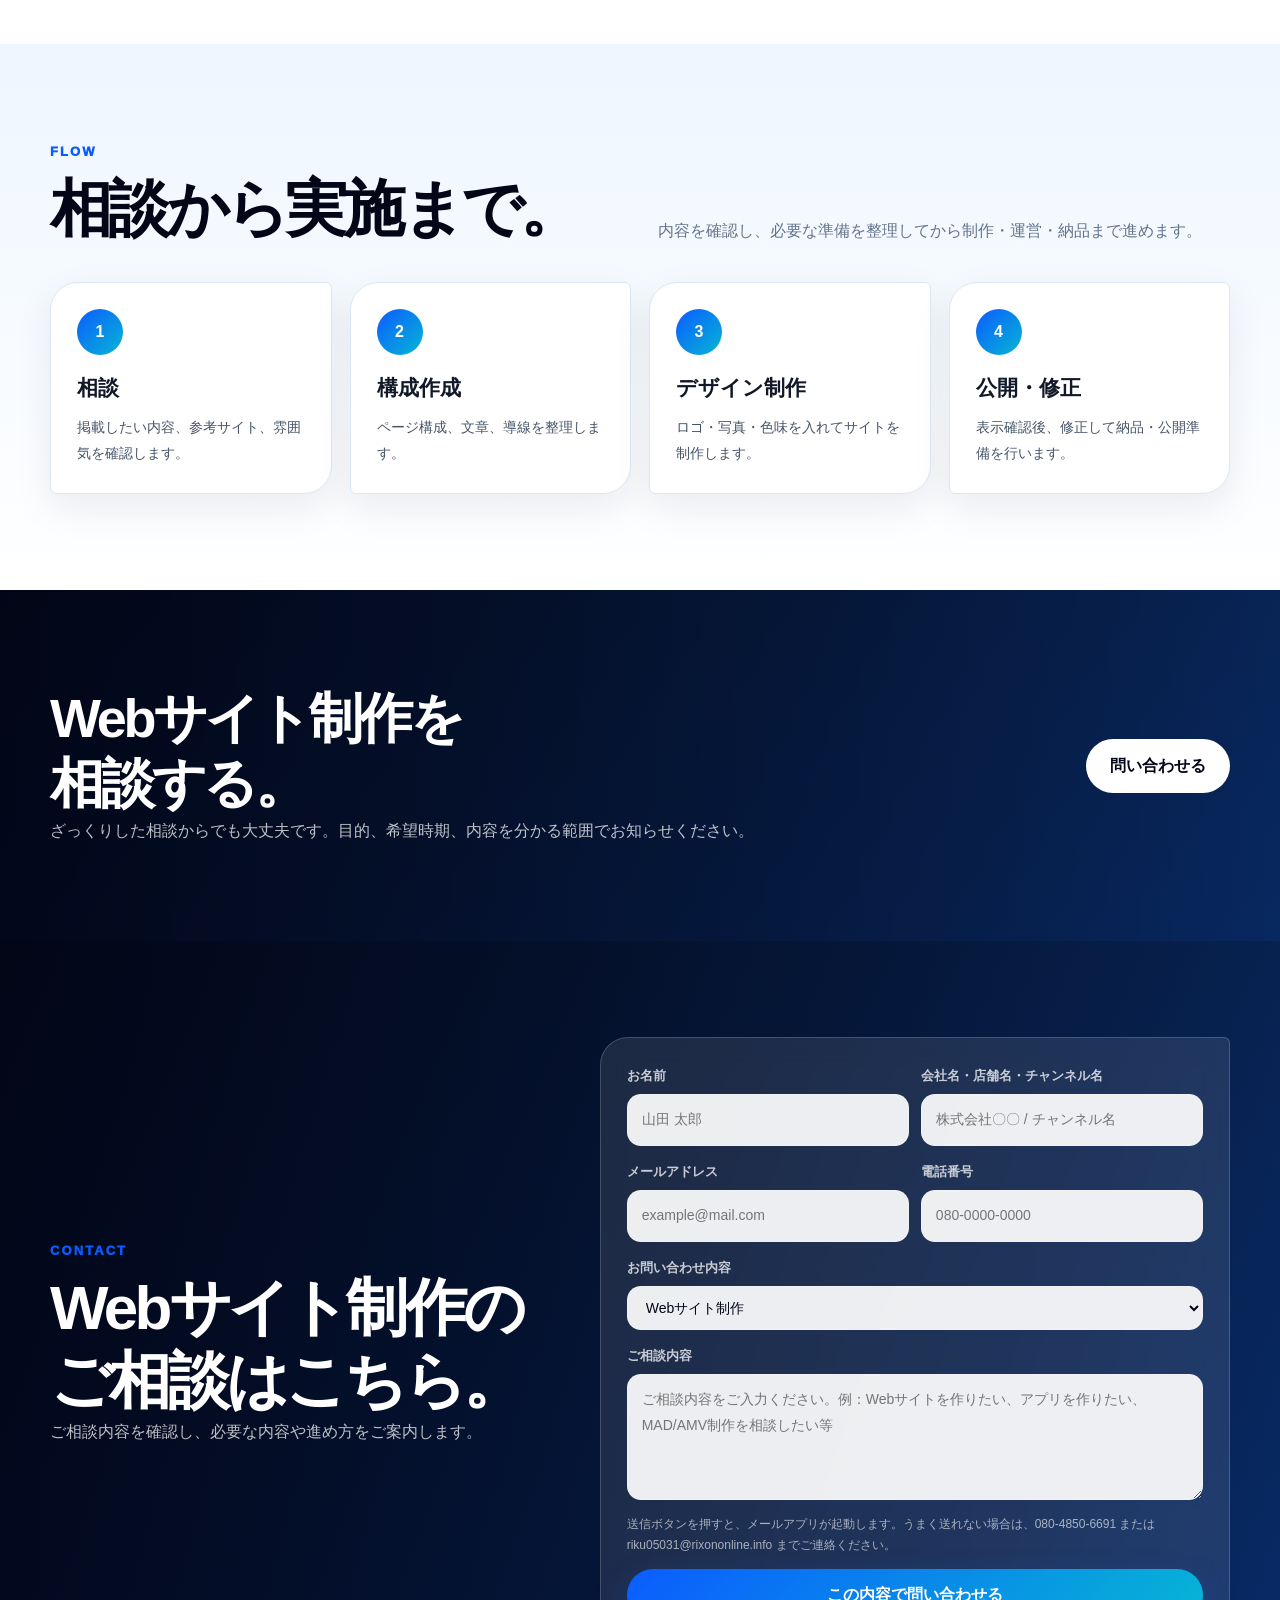
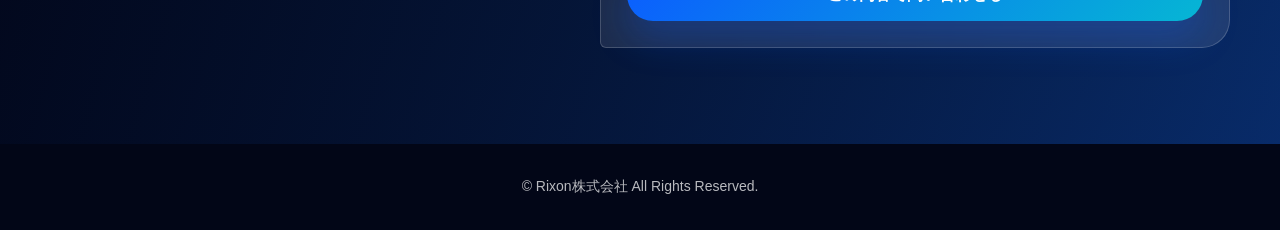
<file: web-production.html>
<!DOCTYPE html>
<html lang="ja">
<head>
  <meta charset="UTF-8" />
  <meta name="viewport" content="width=device-width, initial-scale=1.0" />
  <title>Rixon株式会社｜Webサイト制作</title>
  <meta name="description" content="Rixon株式会社のWebサイト制作ページです。会社HP、店舗サイト、サービス紹介LP、採用ページなど、スマホで見やすく問い合わせにつながるWebサイトを制作します。" />
  <style>

:root{
  --black:#020617;--navy:#07182f;--blue:#0b5cff;--cyan:#06b6d4;--sky:#eaf4ff;--white:#fff;--text:#111827;--muted:#64748b;--line:#dbe7f5;--bg:#f7fbff;--shadow:0 22px 60px rgba(15,23,42,.12);--radius:34px 8px 34px 8px;
}
*{box-sizing:border-box;margin:0;padding:0}html{scroll-behavior:smooth}body{font-family:-apple-system,BlinkMacSystemFont,"Segoe UI","Hiragino Kaku Gothic ProN","Yu Gothic",Meiryo,sans-serif;color:var(--text);background:var(--bg);line-height:1.85;overflow-x:hidden;-webkit-text-size-adjust:100%}a{color:inherit;text-decoration:none}img{max-width:100%;display:block}.container{width:min(1180px,calc(100% - 40px));margin:0 auto}.sp-only{display:none}
.header{position:fixed;top:0;left:0;right:0;z-index:50;background:rgba(255,255,255,.92);backdrop-filter:blur(18px);border-bottom:1px solid rgba(219,231,245,.9)}.header-inner{min-height:78px;display:flex;align-items:center;justify-content:space-between;gap:20px}.brand{display:flex;align-items:center}.site-logo{height:58px;width:auto;object-fit:contain}.nav{display:flex;align-items:center;gap:16px;font-size:13px;font-weight:900;color:#334155}.nav a{white-space:nowrap}.nav a:hover,.nav a.active{color:var(--blue)}.nav-button{background:linear-gradient(135deg,var(--blue),var(--cyan));color:#fff!important;padding:10px 16px;border-radius:999px;box-shadow:0 12px 28px rgba(11,92,255,.24)}
.hero,.page-hero{min-height:100vh;display:grid;align-items:center;position:relative;overflow:hidden;padding:125px 0 80px;background:linear-gradient(90deg,rgba(2,6,23,.9) 0%,rgba(7,24,47,.74) 48%,rgba(11,92,255,.34) 100%),radial-gradient(circle at 82% 20%,rgba(6,182,212,.28),transparent 30%),linear-gradient(135deg,#020617 0%,#0f172a 52%,#0b5cff 100%);color:#fff}.hero:before,.page-hero:before{content:"";position:absolute;inset:0;background-image:linear-gradient(rgba(255,255,255,.055) 1px,transparent 1px),linear-gradient(90deg,rgba(255,255,255,.055) 1px,transparent 1px);background-size:64px 64px;opacity:.72;mask-image:linear-gradient(to bottom,rgba(0,0,0,1),transparent 96%)}.hero:after,.page-hero:after{content:"RIXON";position:absolute;right:-38px;bottom:-38px;font-size:clamp(88px,21vw,280px);line-height:.8;font-weight:950;letter-spacing:-.09em;color:rgba(255,255,255,.055);pointer-events:none}.hero-layout,.page-hero-layout{position:relative;z-index:1;display:grid;grid-template-columns:1.02fr .98fr;gap:48px;align-items:center}.kicker{display:inline-flex;align-items:center;gap:10px;padding:9px 15px;border:1px solid rgba(255,255,255,.26);background:rgba(255,255,255,.1);border-radius:999px;font-size:13px;font-weight:950;margin-bottom:22px}.kicker:before{content:"";width:9px;height:9px;background:var(--cyan);border-radius:50%;box-shadow:0 0 24px rgba(6,182,212,.95)}h1{font-size:clamp(42px,7.2vw,84px);line-height:1.05;letter-spacing:-.065em;margin-bottom:24px}.lead{max-width:760px;color:rgba(255,255,255,.86);font-size:17px;line-height:2;margin-bottom:34px}.hero-actions{display:flex;flex-wrap:wrap;gap:14px}.btn{min-height:54px;display:inline-flex;align-items:center;justify-content:center;padding:0 24px;border-radius:999px;font-weight:950;transition:.22s ease}.btn:hover{transform:translateY(-2px)}.btn-primary{background:#fff;color:var(--black)}.btn-blue{background:linear-gradient(135deg,var(--blue),var(--cyan));color:#fff;box-shadow:0 18px 36px rgba(11,92,255,.28)}.hero-photo-card{border-radius:42px 42px 8px 42px;overflow:hidden;border:1px solid rgba(255,255,255,.18);box-shadow:0 28px 90px rgba(0,0,0,.32);background:rgba(255,255,255,.08)}.hero-photo-card img{width:100%;height:420px;object-fit:cover}.hero-mini-grid{display:grid;grid-template-columns:repeat(5,1fr);gap:12px;margin-top:16px}.hero-mini{min-height:116px;padding:16px;border-radius:22px 22px 4px 22px;background:rgba(255,255,255,.1);border:1px solid rgba(255,255,255,.16);backdrop-filter:blur(14px)}.hero-mini strong{display:block;font-size:23px;line-height:1;margin-bottom:9px}.hero-mini span{display:block;color:rgba(255,255,255,.78);font-size:11.5px;font-weight:850;line-height:1.55}
section{padding:96px 0}.section-head{display:grid;grid-template-columns:1fr 1fr;gap:36px;align-items:end;margin-bottom:36px}.eyebrow{color:var(--blue);font-size:13px;font-weight:950;letter-spacing:.16em;margin-bottom:8px}.section-title{font-size:clamp(32px,5vw,62px);line-height:1.18;letter-spacing:-.06em;color:var(--black)}.section-text{color:var(--muted)}.topics{background:#fff;padding:34px 0;border-bottom:1px solid var(--line)}.topics-box{display:grid;grid-template-columns:220px 1fr auto;gap:22px;align-items:center;padding:26px 30px;border-radius:28px;background:var(--sky);border:1px solid var(--line)}.topics-title strong{display:block;font-size:28px;line-height:1;color:var(--black);letter-spacing:-.04em}.topics-title span{color:var(--blue);font-size:13px;font-weight:950}.topic-date{color:var(--blue);font-weight:950;margin-right:14px}.topic-text{font-weight:850;color:#334155}
.message{background:#fff}.message-layout{display:grid;grid-template-columns:.9fr 1.1fr;gap:44px;align-items:center}.message-logo{background:linear-gradient(135deg,#fff,#eaf4ff);border:1px solid var(--line);border-radius:var(--radius);padding:40px;box-shadow:var(--shadow)}.message-text p{color:#475569;margin-bottom:18px}.message-sign{margin-top:26px;padding-top:22px;border-top:1px solid var(--line);font-weight:950;color:var(--black)}
.business{background:linear-gradient(180deg,#f7fbff 0%,#eef6ff 100%)}.service-grid{display:grid;grid-template-columns:repeat(3,1fr);gap:24px}.service-card{background:#fff;border:1px solid var(--line);border-radius:34px 8px 34px 8px;overflow:hidden;box-shadow:var(--shadow);display:flex;flex-direction:column;min-height:100%}.service-card img{height:205px;width:100%;object-fit:cover}.service-body{padding:28px;display:grid;gap:12px;flex:1}.service-no{color:var(--blue);font-weight:950;letter-spacing:.12em;font-size:13px}.service-body h3{font-size:26px;line-height:1.3;letter-spacing:-.045em;color:var(--black)}.service-body p{color:#475569;font-size:14px}.service-body ul{padding-left:20px;color:#334155;font-weight:700;font-size:13px}.link-more{margin-top:auto;display:inline-flex;align-items:center;justify-content:center;min-height:44px;padding:0 16px;border-radius:999px;background:var(--black);color:#fff;font-weight:950;font-size:13px}
.strength{background:#fff}.strength-main{display:grid;grid-template-columns:.9fr 1.1fr;gap:42px;align-items:start}.strength-copy{position:sticky;top:112px}.strength-list{display:grid;gap:20px}.strength-card{display:grid;grid-template-columns:74px 1fr;gap:18px;padding:28px;border-radius:30px 6px 30px 6px;background:var(--sky);border:1px solid var(--line)}.strength-card strong{color:var(--blue);font-size:34px;line-height:1;font-weight:950}.strength-card h3{font-size:23px;letter-spacing:-.04em}.strength-card p{color:#475569}.company{background:linear-gradient(180deg,#eef6ff 0%,#fff 100%)}.company-grid{display:grid;grid-template-columns:.8fr 1.2fr;gap:34px;align-items:start}.company-title{padding:36px;border-radius:34px 6px 34px 6px;background:var(--black);color:#fff;box-shadow:var(--shadow)}.company-title .section-title{color:#fff}.company-title p{color:rgba(255,255,255,.72)}.company-table{overflow:hidden;border-radius:34px 6px 34px 6px;background:#fff;border:1px solid var(--line);box-shadow:var(--shadow)}.row{display:grid;grid-template-columns:190px 1fr;border-bottom:1px solid var(--line)}.row:last-child{border-bottom:none}.row dt{background:var(--sky);color:var(--black);font-weight:950;padding:18px 22px}.row dd{background:#fff;color:#334155;padding:18px 22px}
.page-hero{min-height:88vh}.page-image-stack{display:grid;gap:16px}.image-main{border-radius:42px 42px 8px 42px;overflow:hidden;border:1px solid rgba(255,255,255,.18);box-shadow:0 28px 90px rgba(0,0,0,.32)}.image-main img{height:420px;width:100%;object-fit:cover}.quick-points{display:grid;grid-template-columns:repeat(3,1fr);gap:12px}.quick-point{padding:18px;border-radius:22px 22px 4px 22px;background:rgba(255,255,255,.1);border:1px solid rgba(255,255,255,.16);backdrop-filter:blur(14px)}.quick-point strong{display:block;font-size:18px}.quick-point span{font-size:12px;color:rgba(255,255,255,.75);font-weight:800}.detail{background:#fff}.detail-grid{display:grid;grid-template-columns:repeat(3,1fr);gap:22px}.detail-card{padding:28px;border-radius:30px 8px 30px 8px;background:var(--sky);border:1px solid var(--line)}.detail-card span{display:inline-flex;color:var(--blue);font-weight:950;letter-spacing:.12em;margin-bottom:8px}.detail-card h3{font-size:24px;letter-spacing:-.04em;line-height:1.35;margin-bottom:10px}.detail-card p,.detail-card li{color:#475569}.detail-card ul{padding-left:20px}.flow{background:linear-gradient(180deg,#eef6ff 0%,#fff 100%)}.flow-list{display:grid;grid-template-columns:repeat(4,1fr);gap:18px}.flow-step{background:#fff;border:1px solid var(--line);border-radius:28px 6px 28px 6px;padding:26px;box-shadow:0 14px 38px rgba(15,23,42,.08)}.flow-step strong{display:grid;place-items:center;width:46px;height:46px;border-radius:50%;background:linear-gradient(135deg,var(--blue),var(--cyan));color:#fff;margin-bottom:14px}.flow-step h3{font-size:21px;margin-bottom:8px}.flow-step p{color:#475569;font-size:14px}.notice-box{margin-top:26px;padding:24px;border-radius:24px 6px 24px 6px;background:#fff;border:1px solid var(--line);box-shadow:0 12px 34px rgba(15,23,42,.08)}.notice-box strong{display:block;color:var(--black);font-size:18px;margin-bottom:8px}.notice-box p{color:#475569}.cta{background:linear-gradient(90deg,rgba(2,6,23,.92),rgba(7,24,47,.76)),linear-gradient(135deg,#020617,#0b5cff);color:#fff}.cta .container{display:flex;align-items:center;justify-content:space-between;gap:24px}.cta h2{font-size:clamp(30px,5vw,54px);line-height:1.2;letter-spacing:-.06em}.cta p{color:rgba(255,255,255,.74)}
.contact{background:linear-gradient(90deg,rgba(2,6,23,.9),rgba(7,24,47,.72)),linear-gradient(135deg,#020617,#0b5cff);color:#fff}.contact-box{display:grid;grid-template-columns:.9fr 1.1fr;gap:34px;align-items:center}.contact .section-title{color:#fff}.contact p{color:rgba(255,255,255,.74)}.contact-form{display:grid;gap:14px;padding:26px;border-radius:28px 6px 28px 6px;background:rgba(255,255,255,.1);border:1px solid rgba(255,255,255,.18);backdrop-filter:blur(14px)}.form-row{display:grid;grid-template-columns:1fr 1fr;gap:12px}.form-field{display:grid;gap:6px}.form-field label{color:rgba(255,255,255,.76);font-size:13px;font-weight:900}.form-field input,.form-field select,.form-field textarea{width:100%;border:1px solid rgba(255,255,255,.22);border-radius:14px;background:rgba(255,255,255,.92);color:var(--black);font:inherit;font-size:14px;padding:12px 14px;outline:none}.form-field textarea{min-height:126px;resize:vertical}.form-field input:focus,.form-field select:focus,.form-field textarea:focus{border-color:var(--cyan);box-shadow:0 0 0 4px rgba(6,182,212,.18)}.form-note{color:rgba(255,255,255,.62)!important;font-size:12px;line-height:1.7}.form-submit{border:0;cursor:pointer;min-height:52px;border-radius:999px;background:linear-gradient(135deg,var(--blue),var(--cyan));color:#fff;font:inherit;font-weight:950;box-shadow:0 18px 36px rgba(11,92,255,.26)}footer{background:#020617;color:rgba(255,255,255,.72);text-align:center;padding:30px 0;font-size:14px}.mobile-contact-bar{display:none}
@media(max-width:1080px){.nav{gap:11px;font-size:12px}.site-logo{height:50px}.service-grid{grid-template-columns:repeat(2,1fr)}.hero-mini-grid{grid-template-columns:repeat(3,1fr)}}
@media(max-width:900px){.nav{display:none}.hero-layout,.page-hero-layout,.section-head,.message-layout,.strength-main,.company-grid,.contact-box{grid-template-columns:1fr}.strength-copy{position:static}.detail-grid{grid-template-columns:1fr 1fr}.flow-list{grid-template-columns:1fr 1fr}.topics-box{grid-template-columns:1fr}.quick-points{grid-template-columns:1fr}.cta .container{display:grid}.mobile-contact-bar{display:grid;grid-template-columns:1fr 1fr;gap:10px;position:fixed;left:12px;right:12px;bottom:12px;z-index:80}.mobile-contact-bar a{min-height:48px;display:grid;place-items:center;border-radius:999px;color:#fff;font-size:14px;font-weight:950;box-shadow:0 14px 34px rgba(15,23,42,.24)}.mobile-contact-bar a:first-child{background:linear-gradient(135deg,var(--blue),var(--cyan))}.mobile-contact-bar a:last-child{background:#020617}footer{padding-bottom:92px}}
@media(max-width:560px){.sp-only{display:inline}.container{width:min(100% - 28px,1180px)}.header-inner{min-height:66px}.site-logo{height:44px}.hero,.page-hero{min-height:auto;padding:94px 0 48px}h1{font-size:clamp(34px,10.5vw,46px);line-height:1.14;margin-bottom:16px;letter-spacing:-.055em}.lead{font-size:14px;line-height:1.9;margin-bottom:22px}.hero-actions .btn{width:100%;min-height:50px}.hero-photo-card img,.image-main img{height:230px}.hero-mini-grid,.service-grid,.detail-grid,.flow-list{grid-template-columns:1fr}.hero-mini{min-height:auto;padding:16px}section{padding:54px 0}.section-title{font-size:clamp(28px,8.2vw,38px);line-height:1.28}.section-text,.message-text p,.service-body p,.detail-card p,.flow-step p,.company-title p,.contact p{font-size:14px;line-height:1.95}.service-card{border-radius:28px 6px 28px 6px}.service-card img{height:175px}.service-body{padding:22px}.service-body h3{font-size:23px}.strength-card{grid-template-columns:52px 1fr;padding:18px;border-radius:22px 6px 22px 6px;gap:14px}.strength-card strong{font-size:24px}.strength-card h3{font-size:19px}.row{grid-template-columns:1fr}.row dt{padding:12px 16px;font-size:14px}.row dd{padding:14px 16px 18px;font-size:14px}.form-row{grid-template-columns:1fr}.contact-form{padding:18px;border-radius:22px 6px 22px 6px}.form-field input,.form-field select,.form-field textarea{font-size:14px;padding:11px 12px}.form-field textarea{min-height:110px}.cta .btn{width:100%}.mobile-contact-bar{left:10px;right:10px;bottom:10px;gap:8px}.mobile-contact-bar a{min-height:46px;font-size:13px}}

</style>
<link rel="icon" href="favicon.png">
</head>
<body>

<header class="header">
  <div class="container header-inner">
    <a href="index.html#top" class="brand" aria-label="Rixon株式会社 ホーム"><img class="site-logo" src="rixon-logo.png" alt="Rixon株式会社 ロゴ"></a>
    <nav class="nav">
      <a href="index.html#business">事業内容</a>
      <a href="outsourcing.html">業務委託</a>
      <a href="app-development.html">アプリ開発</a>
      <a href="web-production.html" class="active">Web制作</a>
      <a href="mad.html">MAD制作</a>
      <a href="index.html#company">会社概要</a>
      <a class="nav-button" href="#contact">お問い合わせ</a>
    </nav>
  </div>
</header>

<main id="top">
  <section class="page-hero"><div class="container page-hero-layout"><div><div class="kicker">WEB PRODUCTION</div><h1>伝わる<br>Webサイトを制作。</h1><p class="lead">会社の信頼感、サービスの分かりやすさ、問い合わせへの導線を大切にしたWebサイトを制作します。スマホ対応、見やすい構成、公開後に修正しやすい作りを重視します。</p><div class="hero-actions"><a class="btn btn-primary" href="#contact">相談する</a><a class="btn btn-blue" href="index.html#business">事業一覧へ戻る</a></div></div><div class="page-image-stack"><div class="image-main"><img src="web-production-photo.png" alt="Webサイト制作のイメージ写真"></div><div class="quick-points"><div class="quick-point"><strong>会社HP</strong><span>信頼感のある構成</span></div><div class="quick-point"><strong>LP制作</strong><span>問い合わせ導線</span></div><div class="quick-point"><strong>スマホ対応</strong><span>見やすいレスポンシブ</span></div></div></div></div></section>
  <section class="detail"><div class="container"><div class="section-head"><div><div class="eyebrow">SERVICE DETAIL</div><h2 class="section-title">Webサイト制作で<br>できること。</h2></div><p class="section-text">会社HP、店舗サイト、サービス紹介LP、採用ページなど、スマホで見やすく問い合わせにつながるWebサイトを制作します。</p></div><div class="detail-grid"><article class="detail-card"><span>01</span><h3>会社ホームページ制作</h3><p>会社概要、事業内容、代表挨拶、問い合わせなど、企業サイトに必要なページを制作します。</p></article><article class="detail-card"><span>02</span><h3>サービスLP制作</h3><p>商品・サービスを分かりやすく伝え、問い合わせや申し込みにつながる構成を作ります。</p></article><article class="detail-card"><span>03</span><h3>スマホ対応デザイン</h3><p>スマホでも文字が読みやすく、ボタンが押しやすいレスポンシブデザインにします。</p></article><article class="detail-card"><span>04</span><h3>問い合わせフォーム導線</h3><p>メール、電話、フォームなど、相談につながる導線を分かりやすく配置します。</p></article><article class="detail-card"><span>05</span><h3>写真・ロゴ反映</h3><p>会社ロゴ、イメージ写真、カラーを統一し、ブランド感のある見た目に整えます。</p></article><article class="detail-card"><span>06</span><h3>公開後の修正サポート</h3><p>文章変更、ページ追加、画像差し替えなど、運用しながら改善できます。</p></article></div></div></section>
  <section class="flow"><div class="container"><div class="section-head"><div><div class="eyebrow">FLOW</div><h2 class="section-title">相談から実施まで。</h2></div><p class="section-text">内容を確認し、必要な準備を整理してから制作・運営・納品まで進めます。</p></div><div class="flow-list"><div class="flow-step"><strong>1</strong><h3>相談</h3><p>掲載したい内容、参考サイト、雰囲気を確認します。</p></div><div class="flow-step"><strong>2</strong><h3>構成作成</h3><p>ページ構成、文章、導線を整理します。</p></div><div class="flow-step"><strong>3</strong><h3>デザイン制作</h3><p>ロゴ・写真・色味を入れてサイトを制作します。</p></div><div class="flow-step"><strong>4</strong><h3>公開・修正</h3><p>表示確認後、修正して納品・公開準備を行います。</p></div></div></div></section>
  <section class="cta"><div class="container"><div><h2>Webサイト制作を<br>相談する。</h2><p>ざっくりした相談からでも大丈夫です。目的、希望時期、内容を分かる範囲でお知らせください。</p></div><a class="btn btn-primary" href="#contact">問い合わせる</a></div></section>
  
<section id="contact" class="contact"><div class="container contact-box"><div><div class="eyebrow">CONTACT</div><h2 class="section-title">Webサイト制作のご相談はこちら。</h2><p>ご相談内容を確認し、必要な内容や進め方をご案内します。</p></div><form class="contact-form" id="contactForm"><div class="form-row"><div class="form-field"><label for="name">お名前</label><input id="name" name="name" type="text" placeholder="山田 太郎" required></div><div class="form-field"><label for="companyInput">会社名・店舗名・チャンネル名</label><input id="companyInput" name="company" type="text" placeholder="株式会社〇〇 / チャンネル名"></div></div><div class="form-row"><div class="form-field"><label for="email">メールアドレス</label><input id="email" name="email" type="email" placeholder="example@mail.com" required></div><div class="form-field"><label for="tel">電話番号</label><input id="tel" name="tel" type="tel" placeholder="080-0000-0000"></div></div><div class="form-field"><label for="type">お問い合わせ内容</label><select id="type" name="type"><option>業務委託</option><option>携帯イベント企画・運営</option><option>アプリ開発</option><option selected>Webサイト制作</option><option>MAD/AMV動画制作</option><option>Short動画制作</option><option>サムネイル制作</option><option>その他</option></select></div><div class="form-field"><label for="messageInput">ご相談内容</label><textarea id="messageInput" name="message" placeholder="ご相談内容をご入力ください。例：Webサイトを作りたい、アプリを作りたい、MAD/AMV制作を相談したい等" required></textarea></div><p class="form-note">送信ボタンを押すと、メールアプリが起動します。うまく送れない場合は、080-4850-6691 または riku05031@rixononline.info までご連絡ください。</p><button class="form-submit" type="submit">この内容で問い合わせる</button></form></div></section>
</main>
<footer><div class="container"><p>© Rixon株式会社 All Rights Reserved.</p></div></footer><div class="mobile-contact-bar" aria-label="スマホ固定お問い合わせ"><a href="tel:08048506691">電話する</a><a href="mailto:riku05031@rixononline.info">メールする</a></div><script>

document.addEventListener('DOMContentLoaded', () => {
  const form = document.getElementById('contactForm');
  if (!form) return;
  form.addEventListener('submit', function(e){
    e.preventDefault();
    const name = document.getElementById('name')?.value || '';
    const company = document.getElementById('companyInput')?.value || '';
    const email = document.getElementById('email')?.value || '';
    const tel = document.getElementById('tel')?.value || '';
    const type = document.getElementById('type')?.value || '';
    const message = document.getElementById('messageInput')?.value || '';
    const subject = '【Rixon株式会社】お問い合わせ：' + type;
    const body = `お名前：${name}\n会社名・店舗名・チャンネル名：${company}\nメールアドレス：${email}\n電話番号：${tel}\nお問い合わせ内容：${type}\n\nご相談内容：\n${message}`;
    location.href = `mailto:riku05031@rixononline.info?subject=${encodeURIComponent(subject)}&body=${encodeURIComponent(body)}`;
  });
});

</script>
</body>
</html>
</file>
